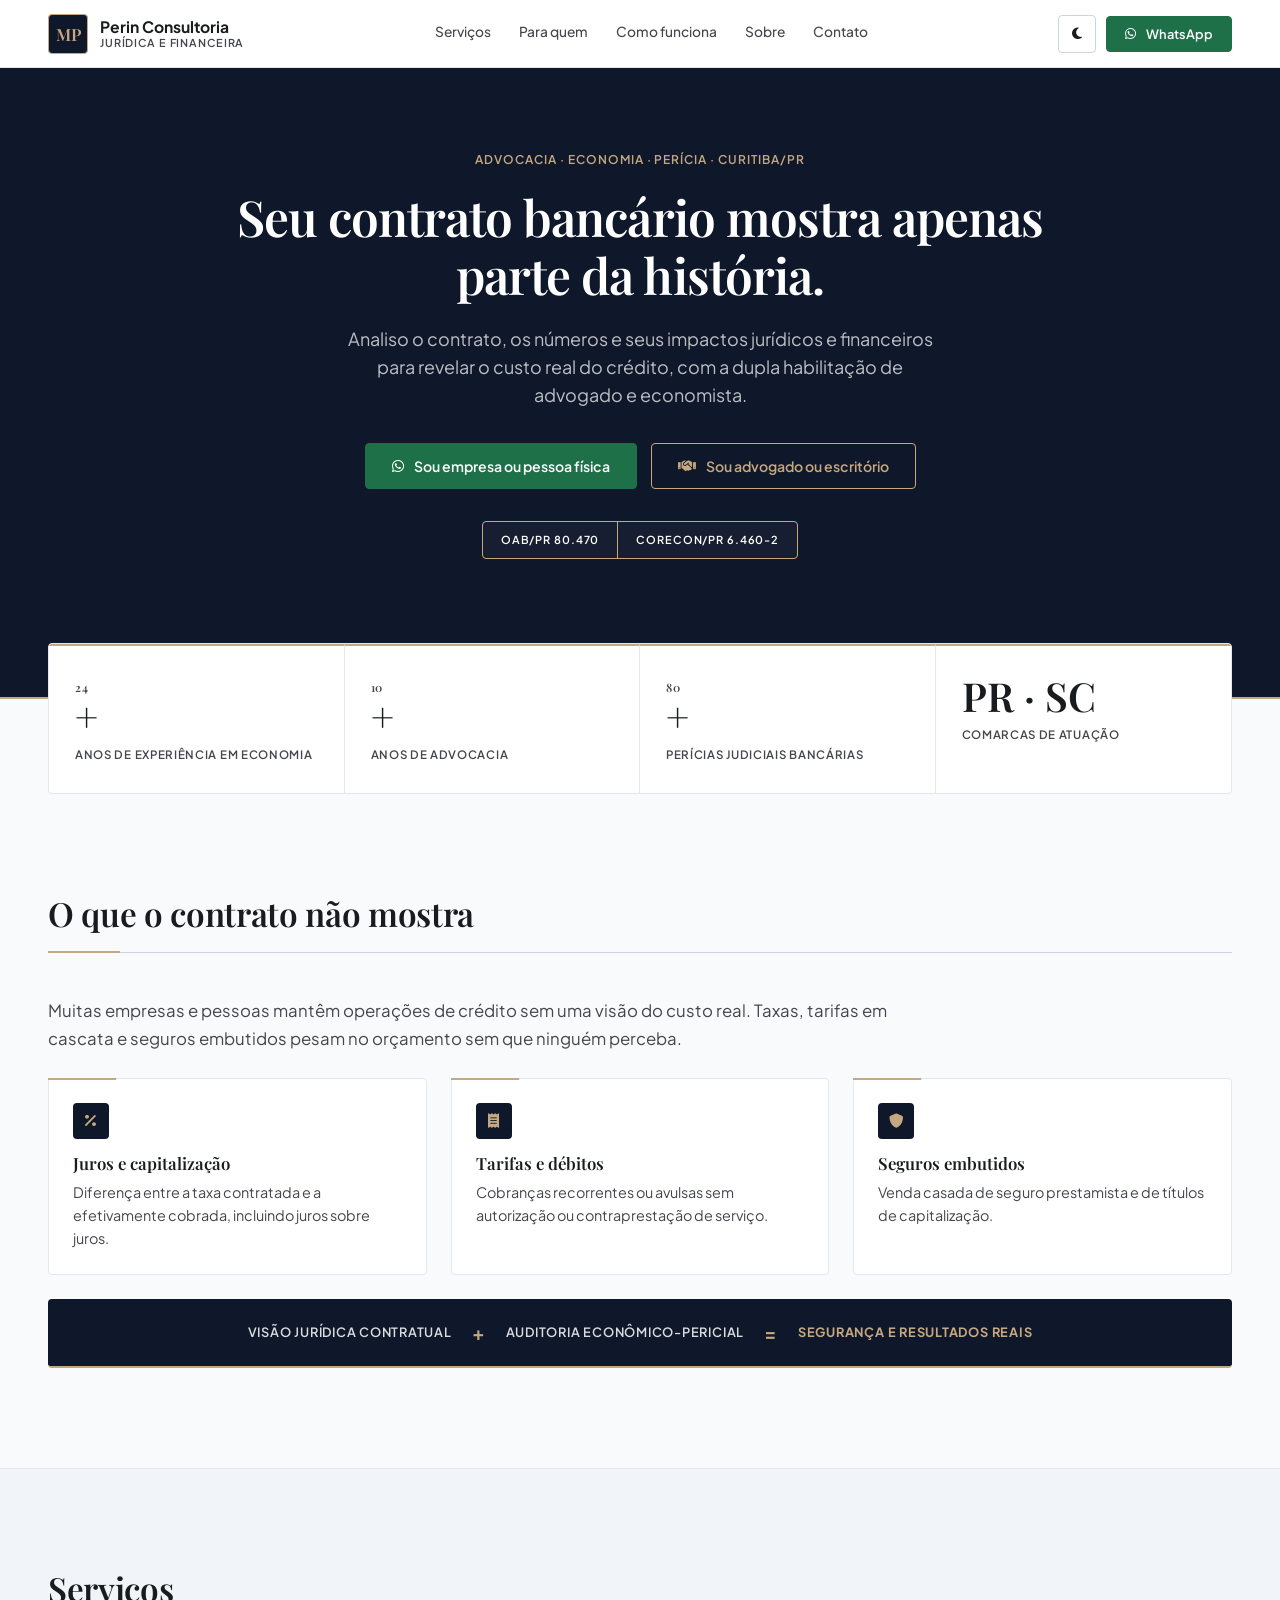
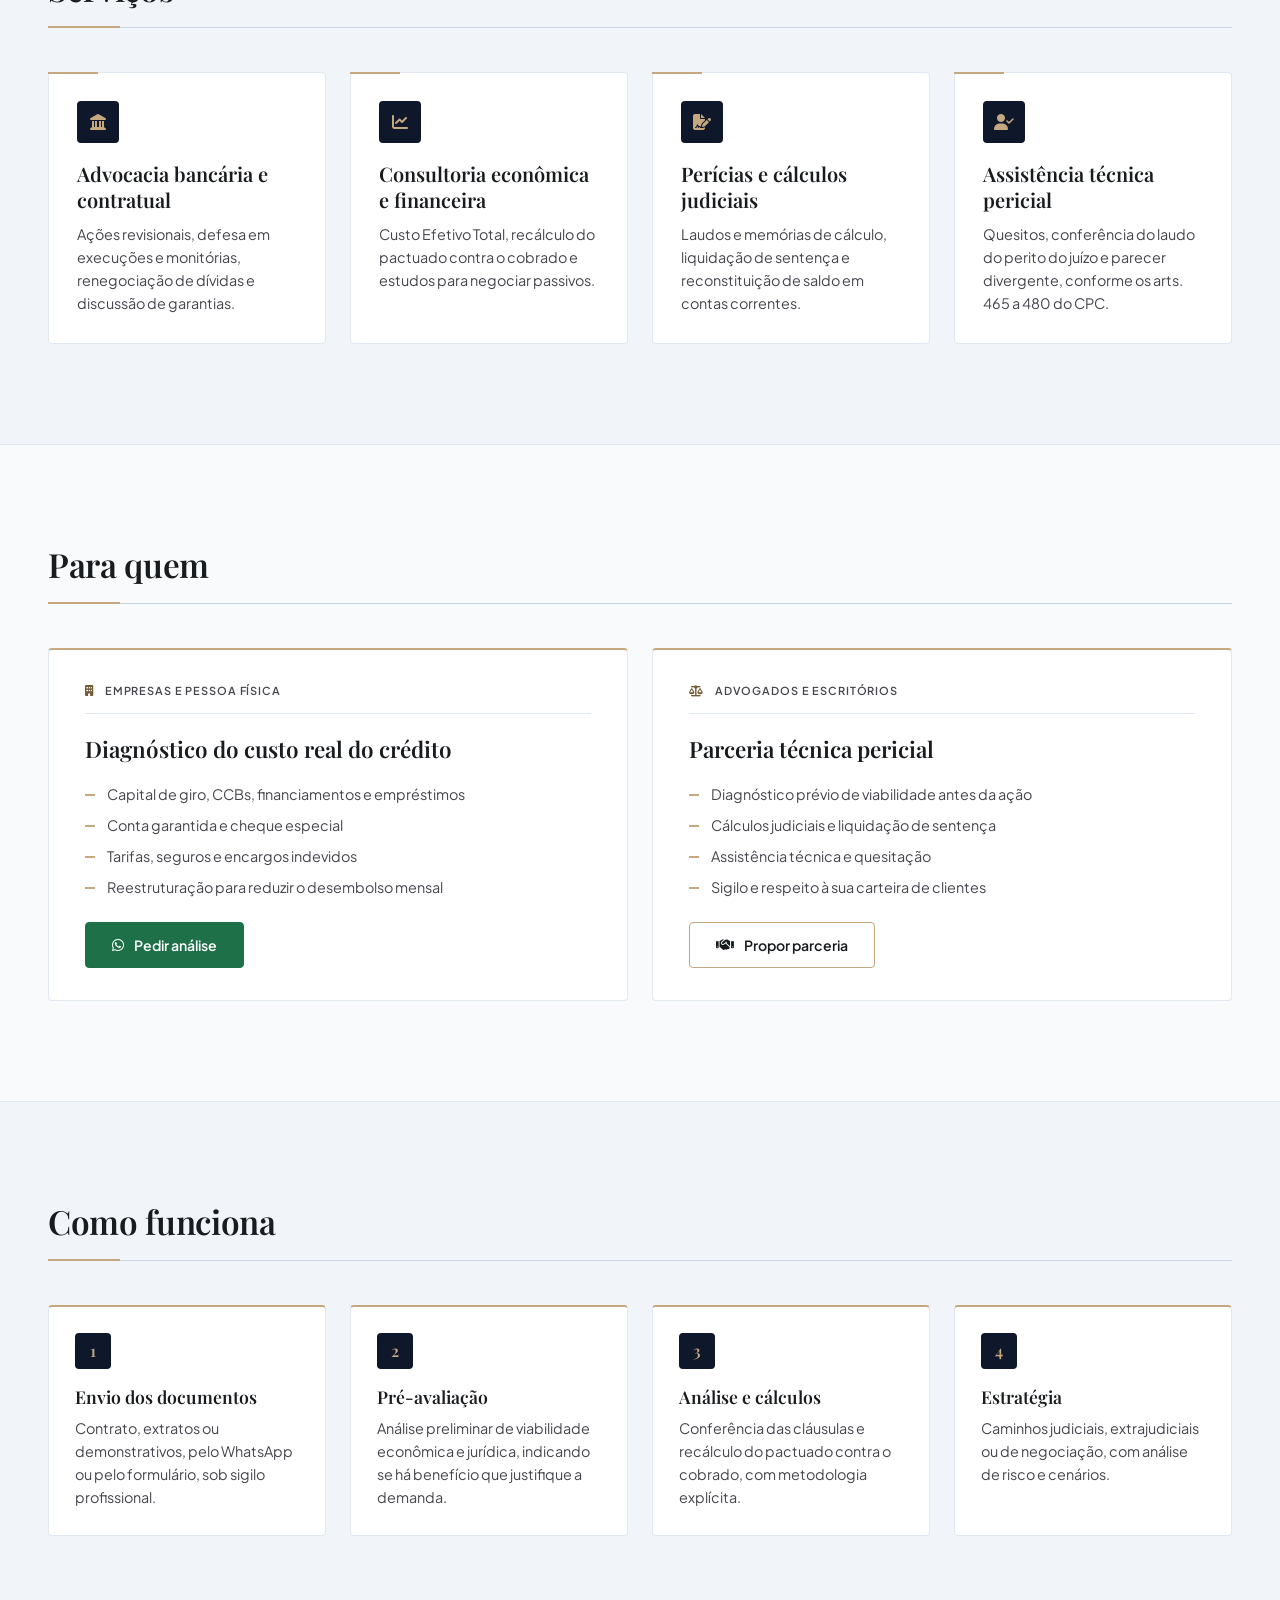
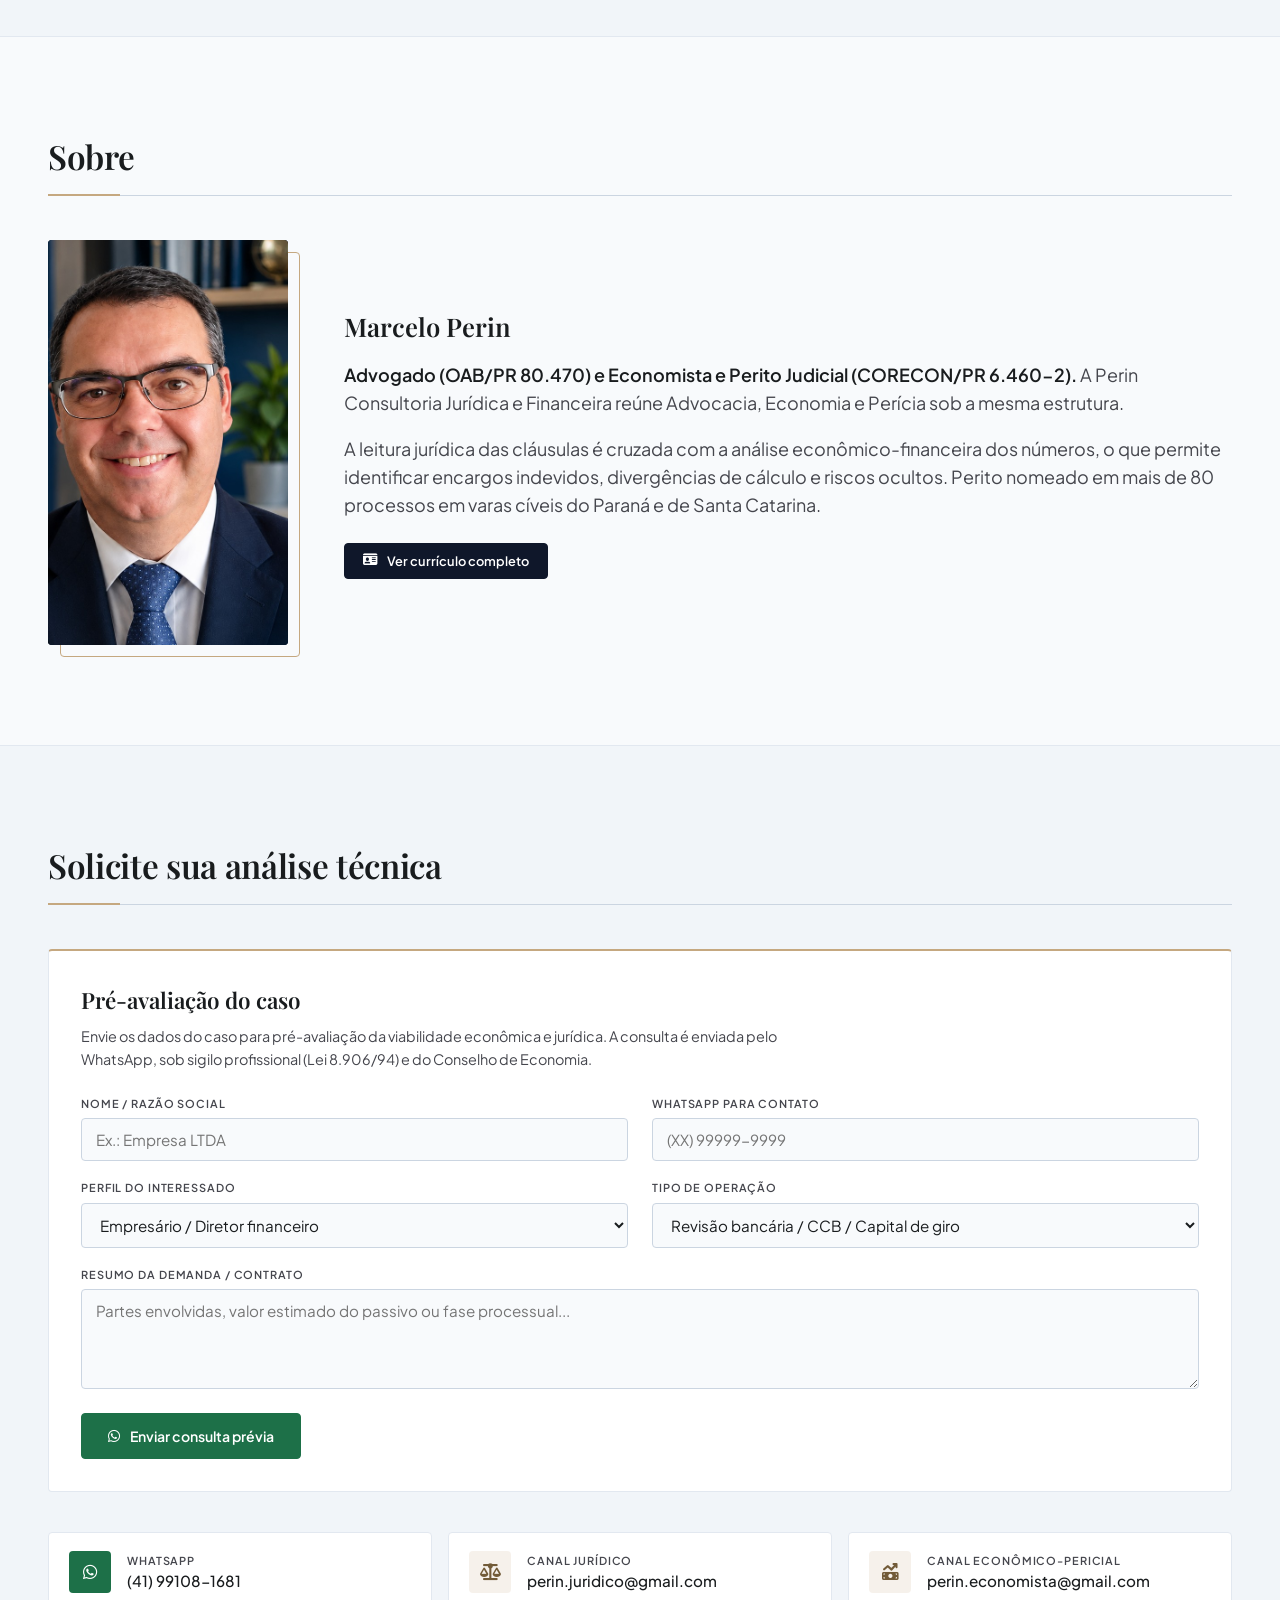
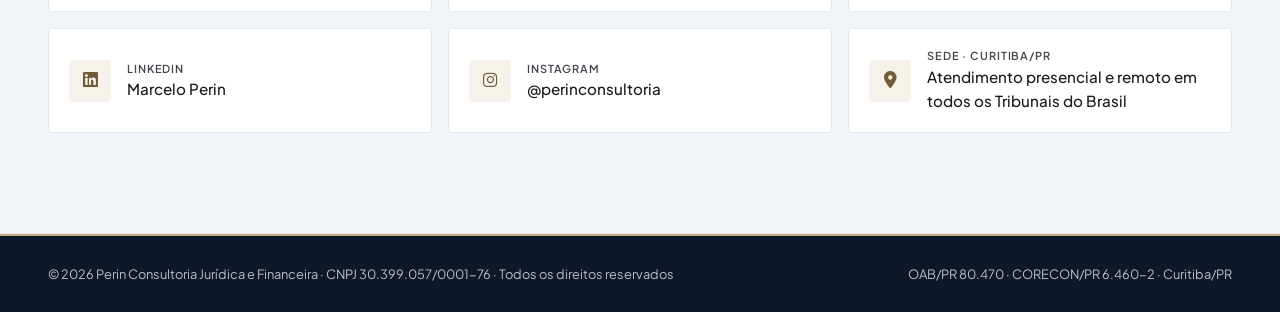
<file: index.html>
<!DOCTYPE html>
<html lang="pt-BR">
<head>
  <meta charset="UTF-8">
  <meta name="viewport" content="width=device-width, initial-scale=1.0">
  <title>Perin Consultoria | Revisão e Perícia Bancária</title>
  <meta name="description" content="Revisão de contratos bancários com análise jurídica e econômico-financeira. Advocacia, Economia e Perícia em Curitiba/PR, com atuação em todo o Brasil.">
  <link rel="preconnect" href="https://fonts.googleapis.com">
  <link rel="preconnect" href="https://fonts.gstatic.com" crossorigin>
  <link href="https://fonts.googleapis.com/css2?family=Plus+Jakarta+Sans:wght@400;500;600;700&family=Playfair+Display:wght@500;600;700&display=swap" rel="stylesheet">
  <link rel="stylesheet" href="https://cdnjs.cloudflare.com/ajax/libs/font-awesome/6.5.1/css/all.min.css">
  <link rel="stylesheet" href="style.css">
</head>
<body>

  <header class="topbar" id="nav">
    <div class="container topbar__inner">
      <a href="#inicio" class="brand">
        <span class="brand__mark">MP</span>
        <span class="brand__name">Perin Consultoria<small>Jurídica e Financeira</small></span>
      </a>
      <nav class="menu" aria-label="Seções">
        <a href="#servicos">Serviços</a>
        <a href="#publico">Para quem</a>
        <a href="#como-funciona">Como funciona</a>
        <a href="#sobre">Sobre</a>
        <a href="#contato">Contato</a>
      </nav>
      <div class="topbar__actions">
        <button class="icon-btn" id="themeToggle" aria-label="Alternar tema"><i class="fa-solid fa-moon"></i></button>
        <a class="btn btn--sm btn--wa" href="https://wa.me/5541991081681" target="_blank" rel="noopener"><i class="fa-brands fa-whatsapp"></i> WhatsApp</a>
      </div>
    </div>
  </header>

  <!-- HERO -->
  <section class="hero hero--lp" id="inicio">
    <div class="container">
      <div class="hero__text hero__text--center">
        <p class="eyebrow">Advocacia · Economia · Perícia · Curitiba/PR</p>
        <h1>Seu contrato bancário mostra apenas parte da história.</h1>
        <p class="hero__lead">Analiso o contrato, os números e seus impactos jurídicos e financeiros para revelar o custo real do crédito, com a dupla habilitação de advogado e economista.</p>
        <div class="hero__cta hero__cta--center">
          <a class="btn btn--wa" href="https://wa.me/5541991081681?text=Ol%C3%A1%2C%20gostaria%20de%20uma%20an%C3%A1lise%20t%C3%A9cnica%20do%20meu%20contrato%20banc%C3%A1rio." target="_blank" rel="noopener"><i class="fa-brands fa-whatsapp"></i> Sou empresa ou pessoa física</a>
          <a class="btn btn--ghost" href="https://wa.me/5541991081681?text=Ol%C3%A1%2C%20sou%20advogado%20e%20gostaria%20de%20conversar%20sobre%20parceria%20t%C3%A9cnica%20pericial." target="_blank" rel="noopener"><i class="fa-solid fa-handshake"></i> Sou advogado ou escritório</a>
        </div>
        <div class="badges">
          <span>OAB/PR 80.470</span>
          <span>CORECON/PR 6.460-2</span>
        </div>
      </div>
    </div>
  </section>

  <!-- INDICADORES -->
  <div class="container kpis-wrap">
    <div class="kpis">
      <div class="kpi"><strong><span class="count" data-to="24">24</span>+</strong><span>Anos de experiência em economia</span></div>
      <div class="kpi"><strong><span class="count" data-to="10">10</span>+</strong><span>Anos de advocacia</span></div>
      <div class="kpi"><strong><span class="count" data-to="80">80</span>+</strong><span>Perícias judiciais bancárias</span></div>
      <div class="kpi"><strong>PR · SC</strong><span>Comarcas de atuação</span></div>
    </div>
  </div>

  <main>
    <!-- PROBLEMA -->
    <section class="section" id="problema">
      <div class="container">
        <header class="section__head">
          <h2>O que o contrato não mostra</h2>
        </header>
        <p class="lead">Muitas empresas e pessoas mantêm operações de crédito sem uma visão do custo real. Taxas, tarifas em cascata e seguros embutidos pesam no orçamento sem que ninguém perceba.</p>
        <div class="cards cards--3">
          <article class="card card--mini"><i class="fa-solid fa-percent card__icon"></i><h3>Juros e capitalização</h3><p>Diferença entre a taxa contratada e a efetivamente cobrada, incluindo juros sobre juros.</p></article>
          <article class="card card--mini"><i class="fa-solid fa-receipt card__icon"></i><h3>Tarifas e débitos</h3><p>Cobranças recorrentes ou avulsas sem autorização ou contraprestação de serviço.</p></article>
          <article class="card card--mini"><i class="fa-solid fa-shield card__icon"></i><h3>Seguros embutidos</h3><p>Venda casada de seguro prestamista e de títulos de capitalização.</p></article>
        </div>
        <div class="equation">
          <span>Visão jurídica contratual</span><b>+</b><span>Auditoria econômico-pericial</span><b>=</b><strong>Segurança e resultados reais</strong>
        </div>
      </div>
    </section>

    <!-- SERVIÇOS -->
    <section class="section section--alt" id="servicos">
      <div class="container">
        <header class="section__head">
          <h2>Serviços</h2>
        </header>
        <div class="cards cards--4">
          <article class="card">
            <i class="fa-solid fa-landmark card__icon"></i>
            <h3>Advocacia bancária e contratual</h3>
            <p>Ações revisionais, defesa em execuções e monitórias, renegociação de dívidas e discussão de garantias.</p>
          </article>
          <article class="card">
            <i class="fa-solid fa-chart-line card__icon"></i>
            <h3>Consultoria econômica e financeira</h3>
            <p>Custo Efetivo Total, recálculo do pactuado contra o cobrado e estudos para negociar passivos.</p>
          </article>
          <article class="card">
            <i class="fa-solid fa-file-signature card__icon"></i>
            <h3>Perícias e cálculos judiciais</h3>
            <p>Laudos e memórias de cálculo, liquidação de sentença e reconstituição de saldo em contas correntes.</p>
          </article>
          <article class="card">
            <i class="fa-solid fa-user-check card__icon"></i>
            <h3>Assistência técnica pericial</h3>
            <p>Quesitos, conferência do laudo do perito do juízo e parecer divergente, conforme os arts. 465 a 480 do CPC.</p>
          </article>
        </div>
      </div>
    </section>

    <!-- PARA QUEM -->
    <section class="section" id="publico">
      <div class="container">
        <header class="section__head">
          <h2>Para quem</h2>
        </header>
        <div class="audience">
          <article class="audience__col">
            <span class="duo__label"><i class="fa-solid fa-building"></i> Empresas e pessoa física</span>
            <h3>Diagnóstico do custo real do crédito</h3>
            <ul class="checklist">
              <li>Capital de giro, CCBs, financiamentos e empréstimos</li>
              <li>Conta garantida e cheque especial</li>
              <li>Tarifas, seguros e encargos indevidos</li>
              <li>Reestruturação para reduzir o desembolso mensal</li>
            </ul>
            <a class="btn btn--wa" href="https://wa.me/5541991081681?text=Ol%C3%A1%2C%20gostaria%20de%20uma%20an%C3%A1lise%20t%C3%A9cnica%20do%20meu%20contrato%20banc%C3%A1rio." target="_blank" rel="noopener"><i class="fa-brands fa-whatsapp"></i> Pedir análise</a>
          </article>
          <article class="audience__col">
            <span class="duo__label"><i class="fa-solid fa-scale-balanced"></i> Advogados e escritórios</span>
            <h3>Parceria técnica pericial</h3>
            <ul class="checklist">
              <li>Diagnóstico prévio de viabilidade antes da ação</li>
              <li>Cálculos judiciais e liquidação de sentença</li>
              <li>Assistência técnica e quesitação</li>
              <li>Sigilo e respeito à sua carteira de clientes</li>
            </ul>
            <a class="btn btn--ghost btn--ghost-dark" href="https://wa.me/5541991081681?text=Ol%C3%A1%2C%20sou%20advogado%20e%20gostaria%20de%20conversar%20sobre%20parceria%20t%C3%A9cnica%20pericial." target="_blank" rel="noopener"><i class="fa-solid fa-handshake"></i> Propor parceria</a>
          </article>
        </div>
      </div>
    </section>

    <!-- COMO FUNCIONA -->
    <section class="section section--alt" id="como-funciona">
      <div class="container">
        <header class="section__head">
          <h2>Como funciona</h2>
        </header>
        <ol class="steps">
          <li class="step"><span class="step__n">1</span><h3>Envio dos documentos</h3><p>Contrato, extratos ou demonstrativos, pelo WhatsApp ou pelo formulário, sob sigilo profissional.</p></li>
          <li class="step"><span class="step__n">2</span><h3>Pré-avaliação</h3><p>Análise preliminar de viabilidade econômica e jurídica, indicando se há benefício que justifique a demanda.</p></li>
          <li class="step"><span class="step__n">3</span><h3>Análise e cálculos</h3><p>Conferência das cláusulas e recálculo do pactuado contra o cobrado, com metodologia explícita.</p></li>
          <li class="step"><span class="step__n">4</span><h3>Estratégia</h3><p>Caminhos judiciais, extrajudiciais ou de negociação, com análise de risco e cenários.</p></li>
        </ol>
      </div>
    </section>

    <!-- SOBRE -->
    <section class="section" id="sobre">
      <div class="container">
        <header class="section__head">
          <h2>Sobre</h2>
        </header>
        <div class="about">
          <div class="photo photo--sm">
            <img src="foto-perfil.jpg" alt="Foto de Marcelo Perin" onerror="this.style.display='none'">
            <i class="fa-solid fa-user"></i>
          </div>
          <div class="prose">
            <h3 class="about__name">Marcelo Perin</h3>
            <p><strong>Advogado (OAB/PR 80.470) e Economista e Perito Judicial (CORECON/PR 6.460-2).</strong> A Perin Consultoria Jurídica e Financeira reúne Advocacia, Economia e Perícia sob a mesma estrutura.</p>
            <p>A leitura jurídica das cláusulas é cruzada com a análise econômico-financeira dos números, o que permite identificar encargos indevidos, divergências de cálculo e riscos ocultos. Perito nomeado em mais de 80 processos em varas cíveis do Paraná e de Santa Catarina.</p>
            <div class="about__links">
              <a class="btn btn--sm" href="curriculo.html"><i class="fa-solid fa-id-card"></i> Ver currículo completo</a>
            </div>
          </div>
        </div>
      </div>
    </section>

    <!-- CONTATO -->
    <section class="section section--alt" id="contato">
      <div class="container">
        <header class="section__head">
          <h2>Solicite sua análise técnica</h2>
        </header>

        <form class="form" id="leadForm">
          <h3>Pré-avaliação do caso</h3>
          <p class="form__intro">Envie os dados do caso para pré-avaliação da viabilidade econômica e jurídica. A consulta é enviada pelo WhatsApp, sob sigilo profissional (Lei 8.906/94) e do Conselho de Economia.</p>
          <div class="form__grid">
            <label>Nome / Razão social<input name="nome" required placeholder="Ex.: Empresa LTDA"></label>
            <label>WhatsApp para contato<input name="fone" type="tel" required placeholder="(XX) 99999-9999"></label>
            <label>Perfil do interessado<select name="perfil"><option>Empresário / Diretor financeiro</option><option>Pessoa física</option><option>Advogado / Escritório</option><option>Outro</option></select></label>
            <label>Tipo de operação<select name="tipo"><option>Revisão bancária / CCB / Capital de giro</option><option>Conta garantida / Cheque especial</option><option>Perícia ou assistência técnica</option><option>Liquidação de sentença / Cálculos</option><option>Outro</option></select></label>
            <label class="form__full">Resumo da demanda / contrato<textarea name="resumo" rows="4" placeholder="Partes envolvidas, valor estimado do passivo ou fase processual..."></textarea></label>
          </div>
          <button class="btn btn--wa" type="submit"><i class="fa-brands fa-whatsapp"></i> Enviar consulta prévia</button>
        </form>

        <div class="contacts">
          <a href="https://wa.me/5541991081681" target="_blank" rel="noopener"><i class="fa-brands fa-whatsapp"></i><span><small>WhatsApp</small>(41) 99108-1681</span></a>
          <a href="mailto:perin.juridico@gmail.com"><i class="fa-solid fa-scale-balanced"></i><span><small>Canal jurídico</small>perin.juridico@gmail.com</span></a>
          <a href="mailto:perin.economista@gmail.com"><i class="fa-solid fa-money-bill-trend-up"></i><span><small>Canal econômico-pericial</small>perin.economista@gmail.com</span></a>
          <a href="https://www.linkedin.com/in/marcelo-perin-consultoria-jur%C3%ADdica-e-financeira-advogado-e-economista-695382261" target="_blank" rel="noopener"><i class="fa-brands fa-linkedin"></i><span><small>LinkedIn</small>Marcelo Perin</span></a>
          <a href="https://www.instagram.com/perinconsultoria/" target="_blank" rel="noopener"><i class="fa-brands fa-instagram"></i><span><small>Instagram</small>@perinconsultoria</span></a>
          <div class="contacts__item"><i class="fa-solid fa-location-dot"></i><span><small>Sede · Curitiba/PR</small>Atendimento presencial e remoto em todos os Tribunais do Brasil</span></div>
        </div>
      </div>
    </section>
  </main>

  <footer class="footer">
    <div class="container footer__inner">
      <span>© <span id="year"></span> Perin Consultoria Jurídica e Financeira · CNPJ 30.399.057/0001-76 · Todos os direitos reservados</span>
      <span>OAB/PR 80.470 · CORECON/PR 6.460-2 · Curitiba/PR</span>
    </div>
  </footer>

  <script src="script.js"></script>
</body>
</html>
</file>
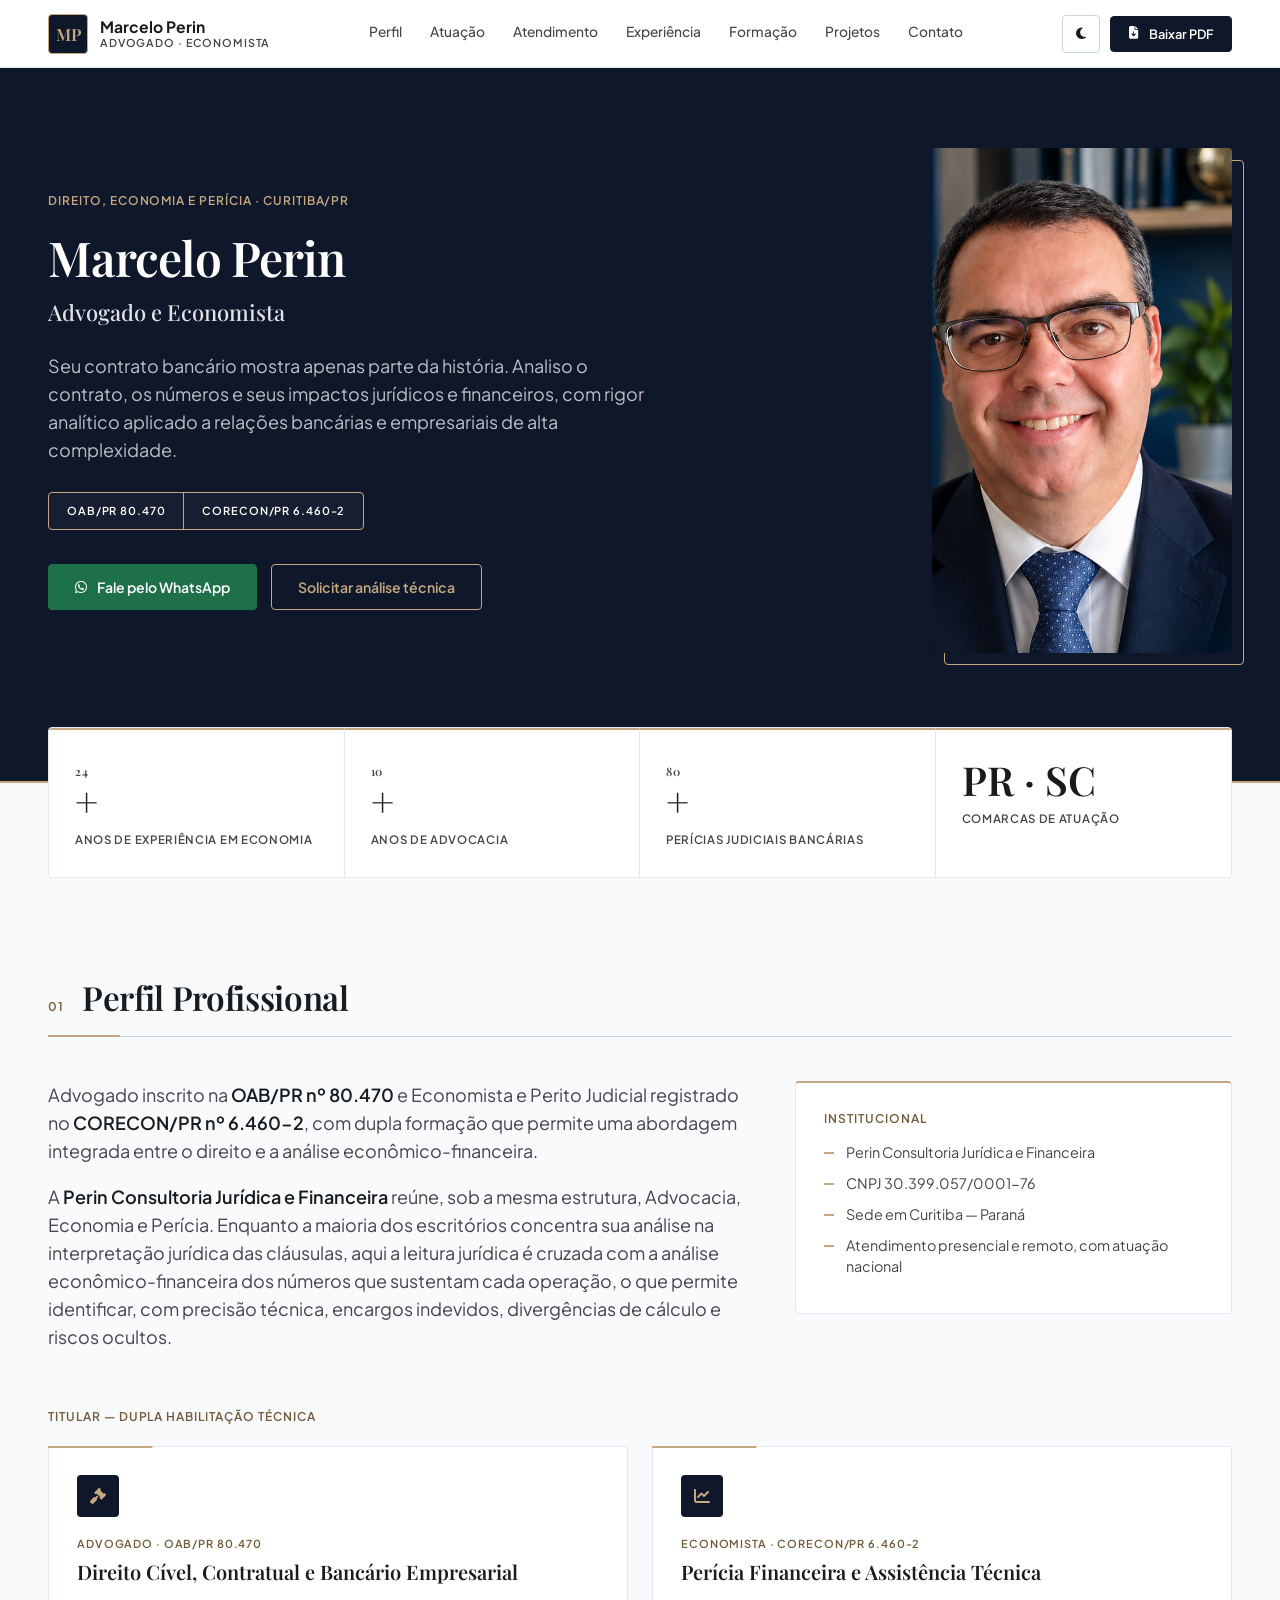
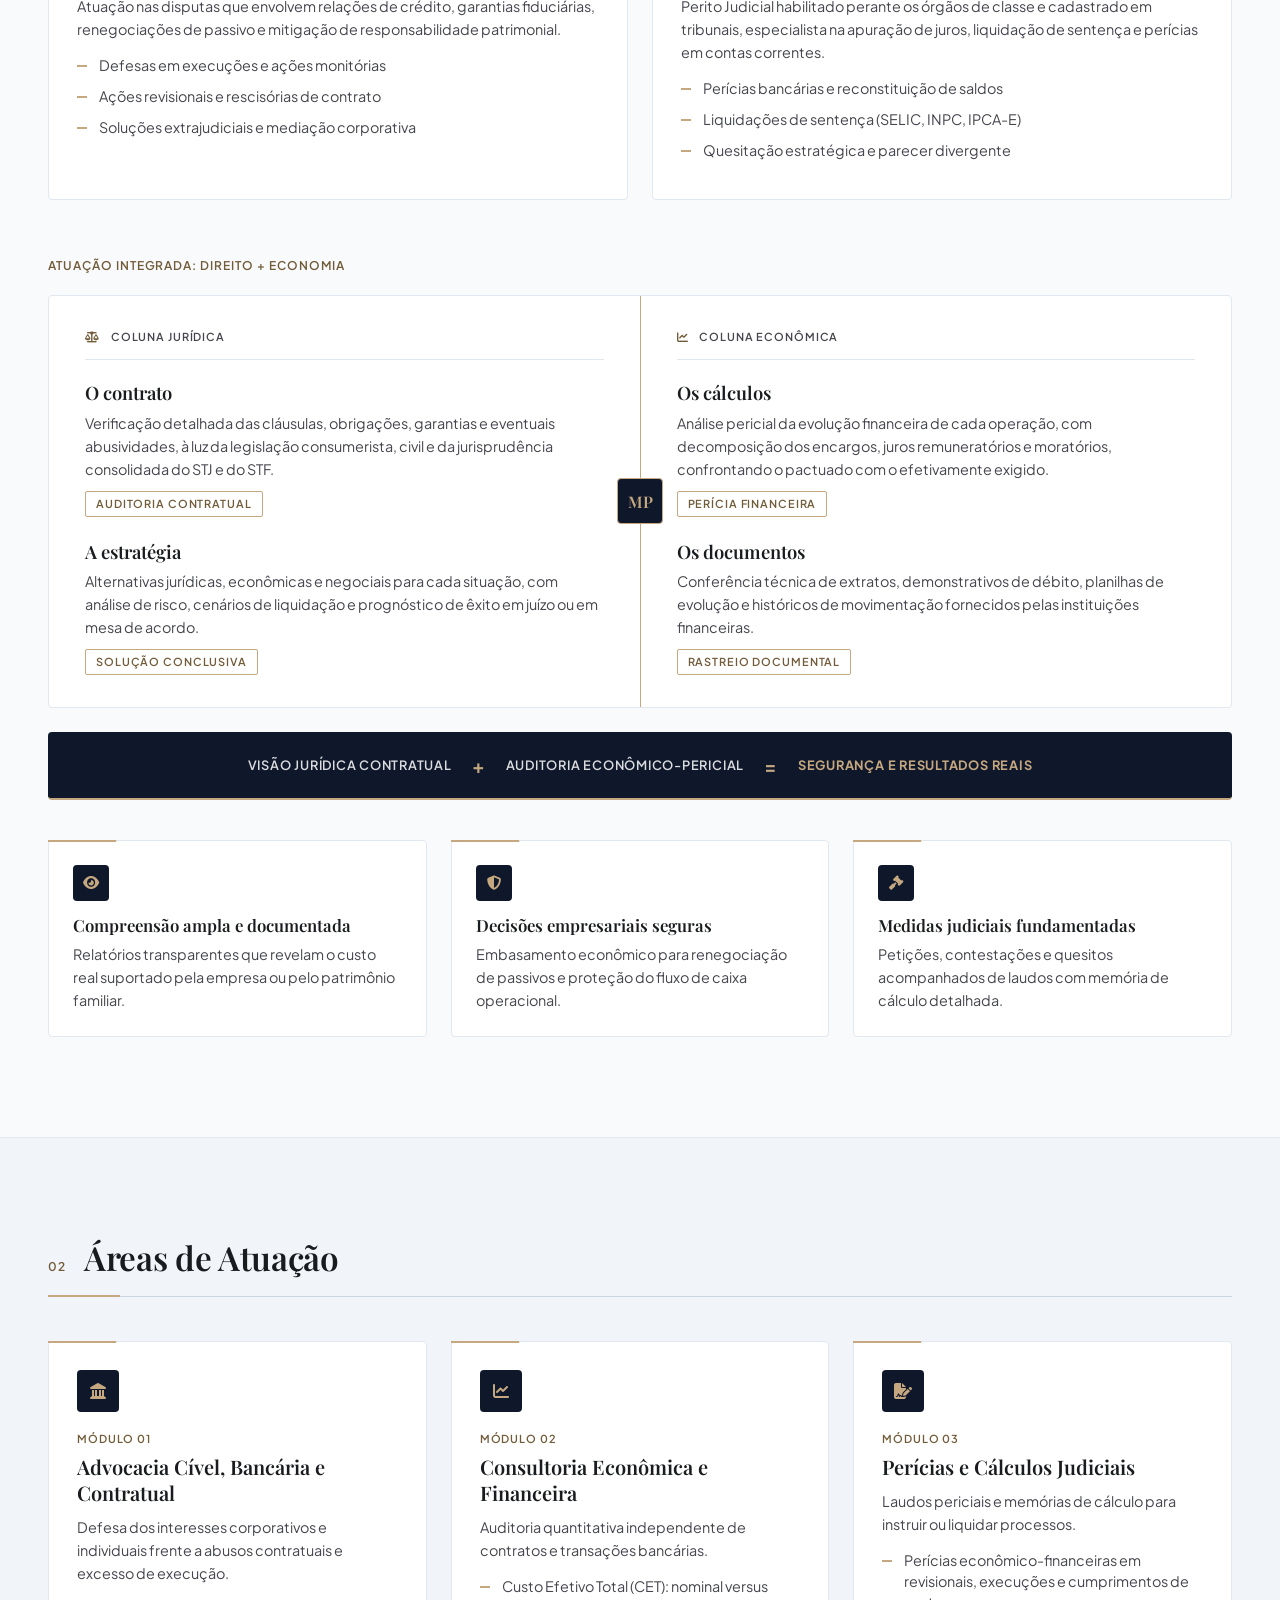
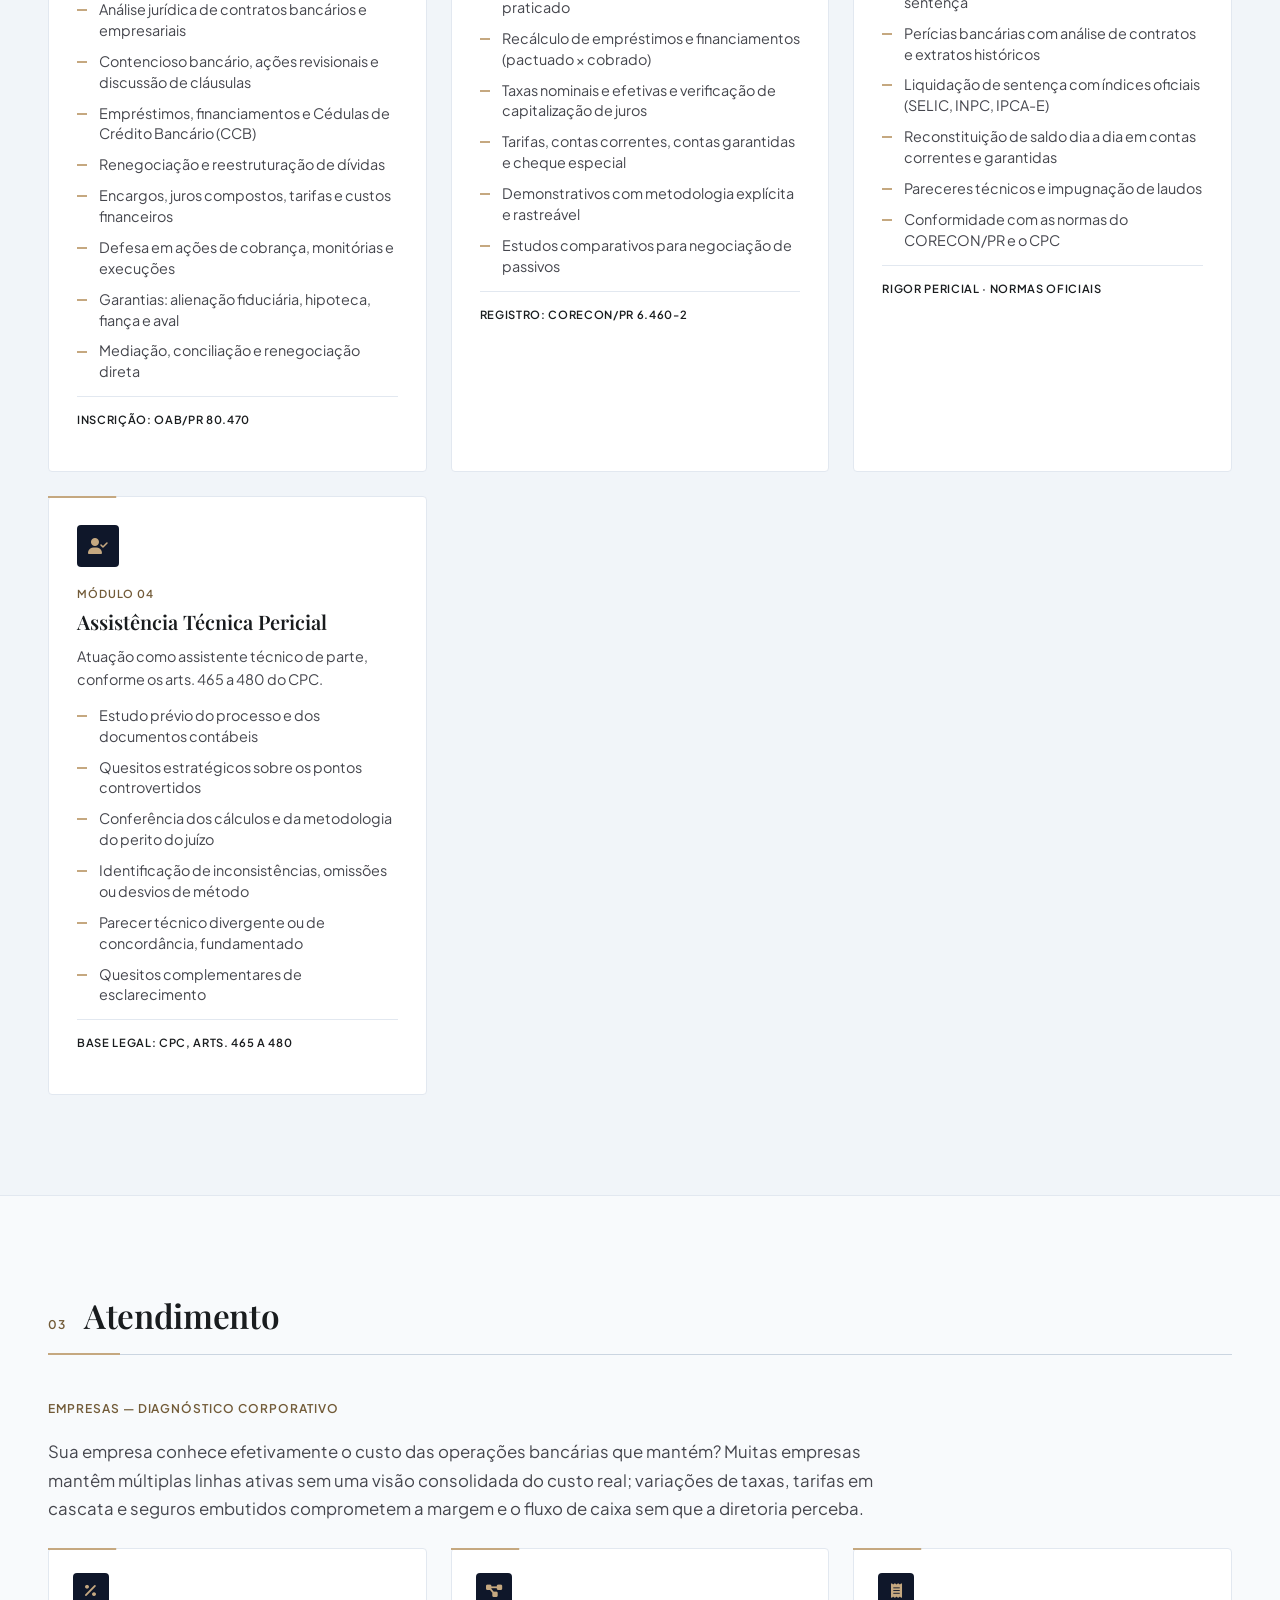
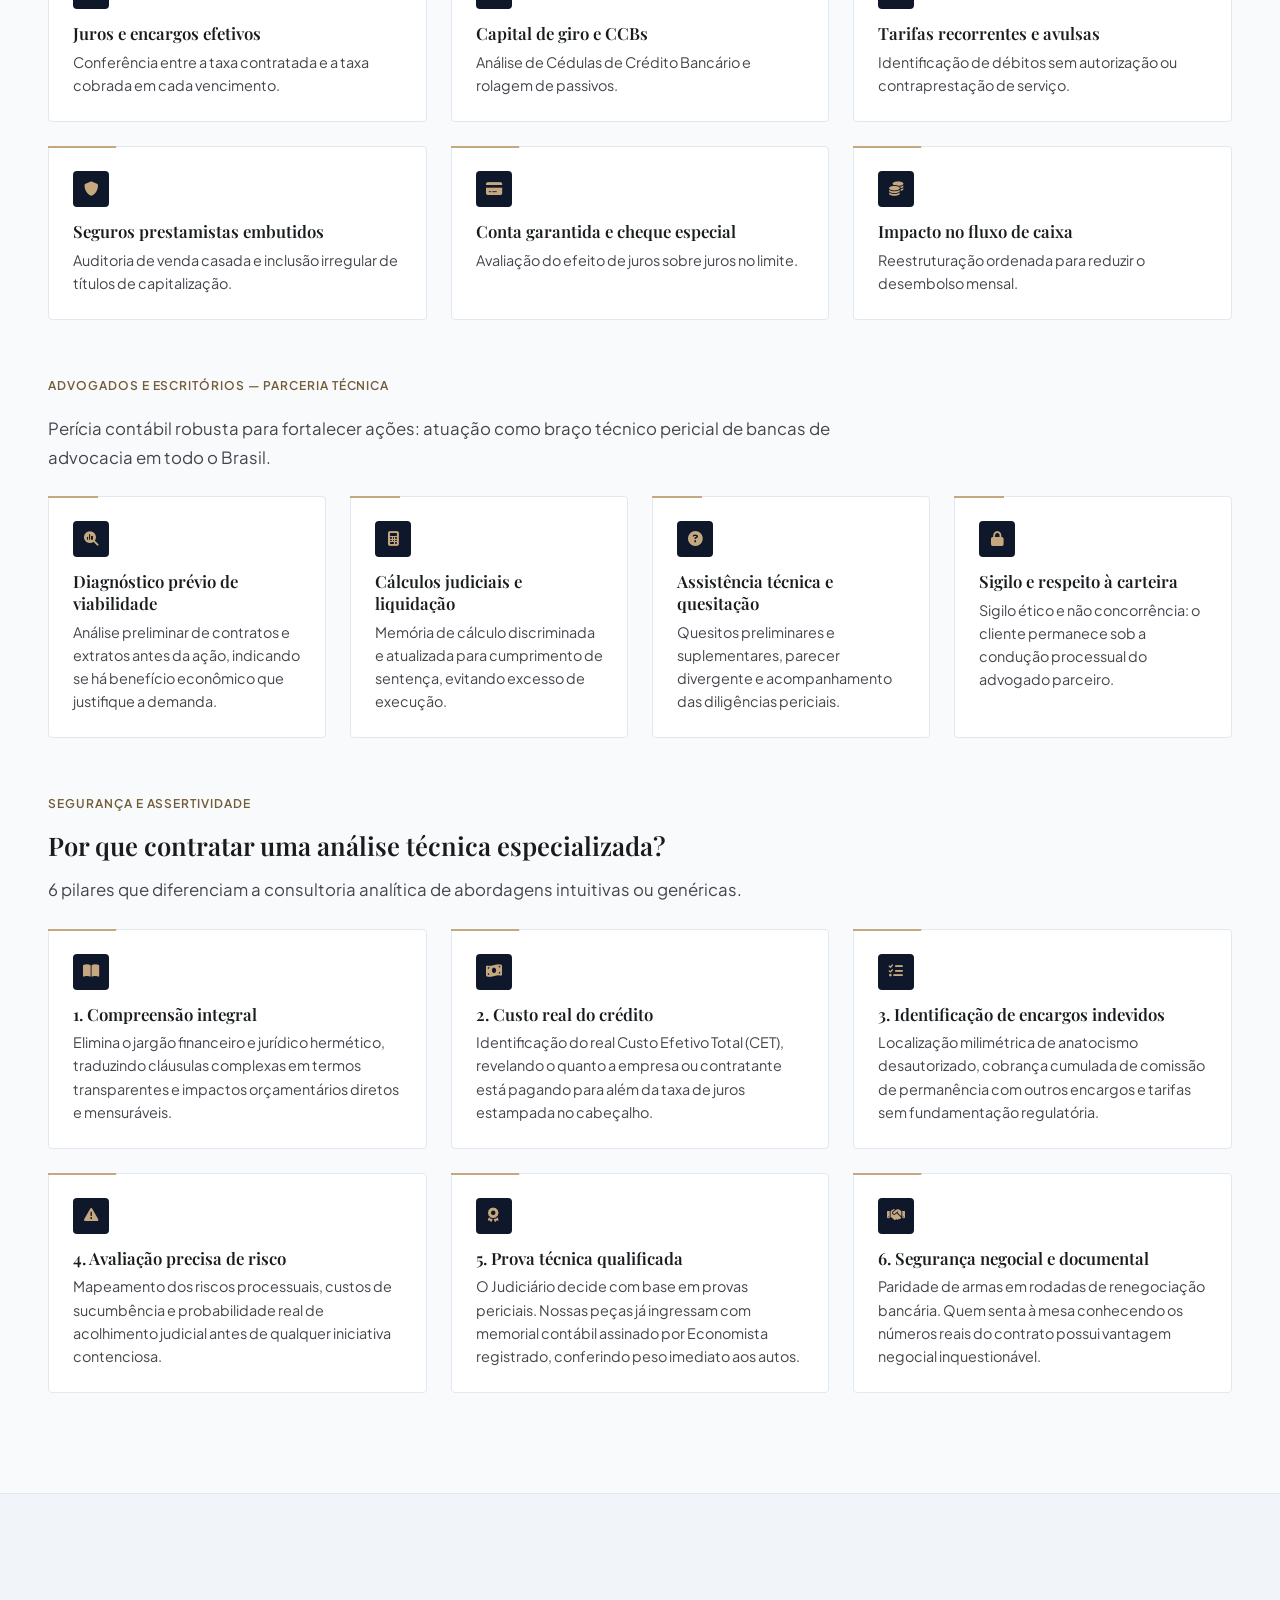
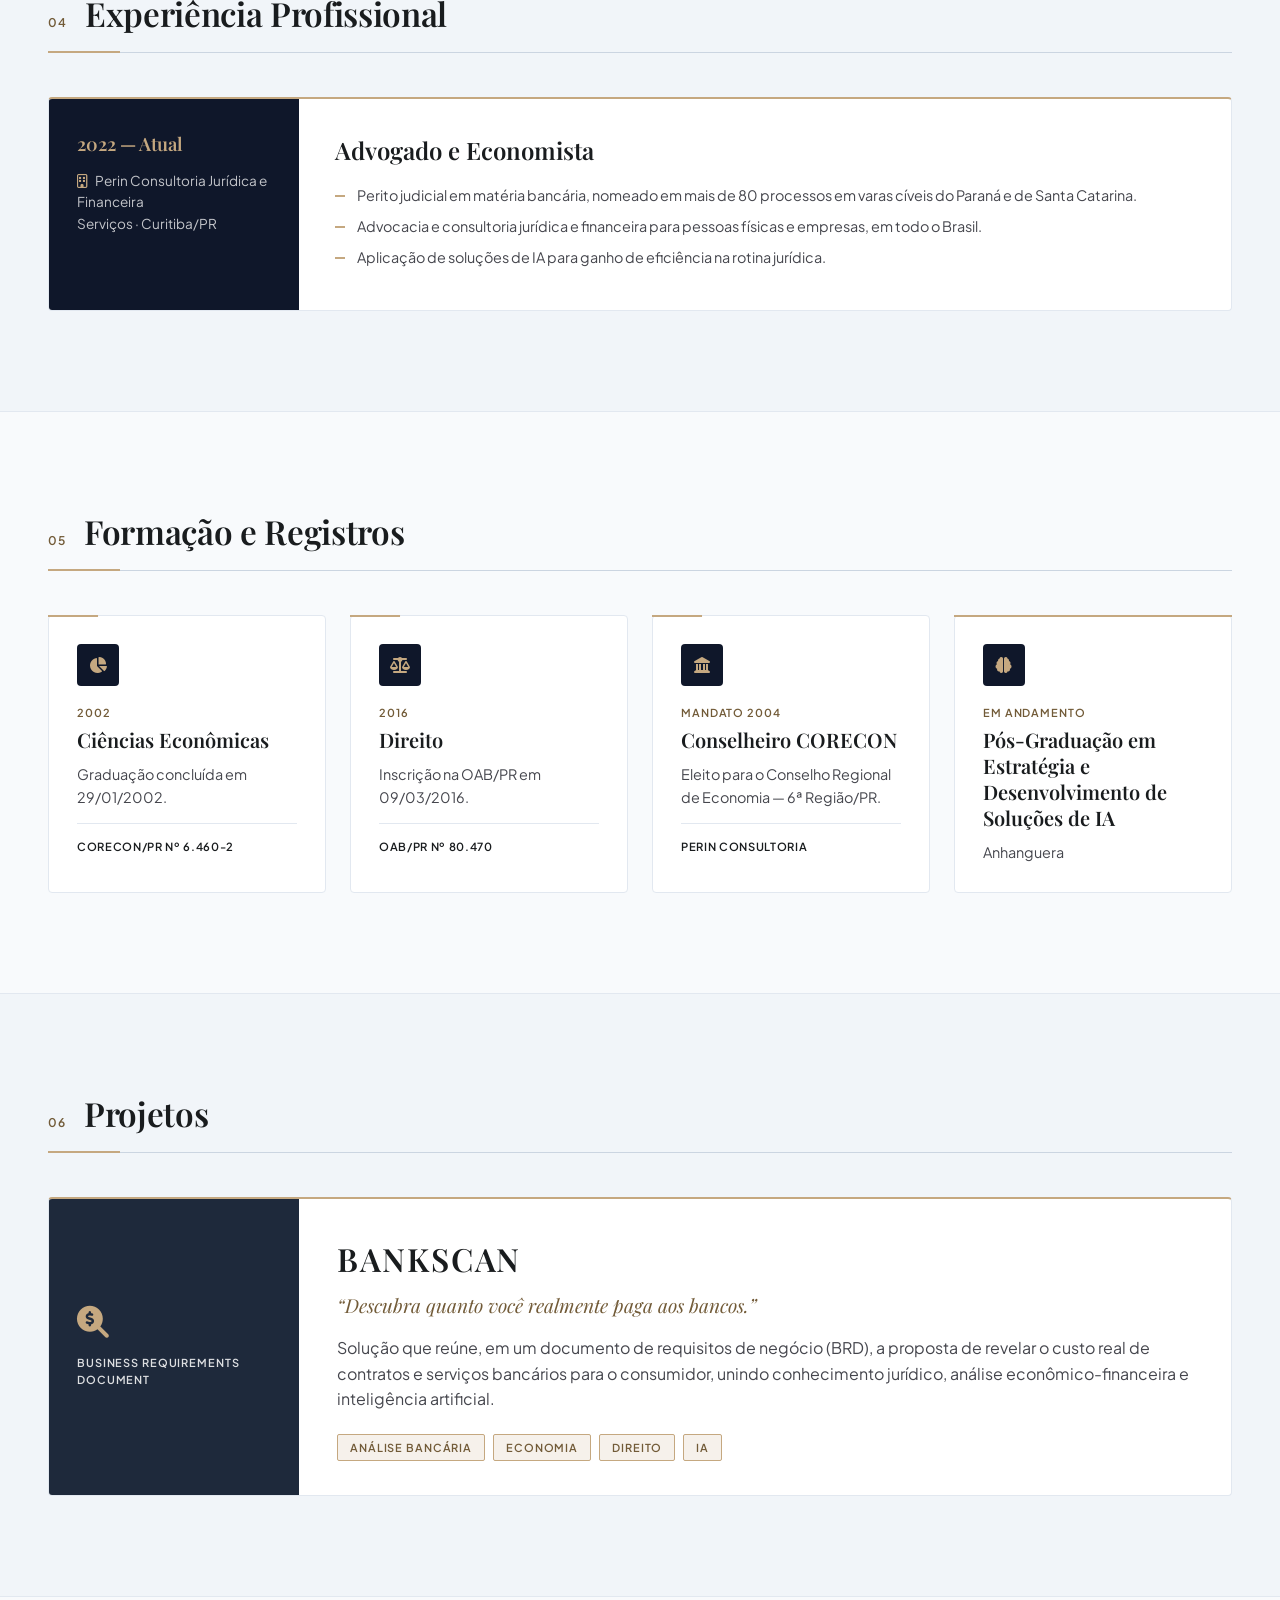
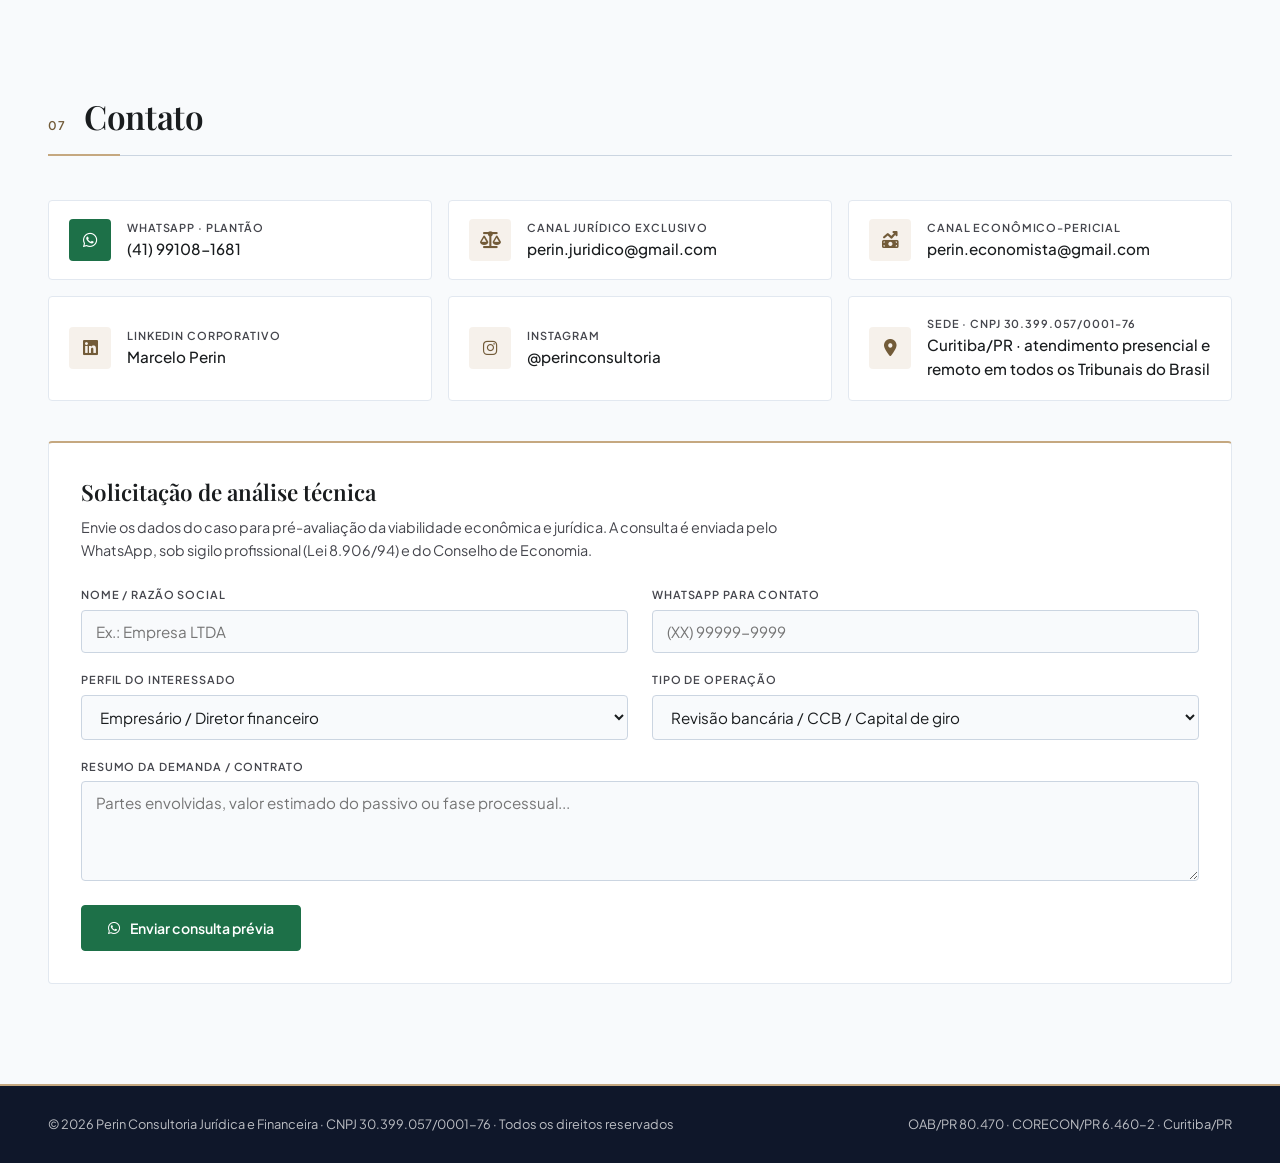
<file: curriculo.html>
<!DOCTYPE html>
<html lang="pt-BR">
<head>
  <meta charset="UTF-8">
  <meta name="viewport" content="width=device-width, initial-scale=1.0">
  <title>Currículo | Marcelo Perin</title>
  <meta name="description" content="Marcelo Perin, advogado e economista. Perícia bancária e consultoria jurídica e financeira em Curitiba/PR.">
  <link rel="preconnect" href="https://fonts.googleapis.com">
  <link rel="preconnect" href="https://fonts.gstatic.com" crossorigin>
  <link href="https://fonts.googleapis.com/css2?family=Plus+Jakarta+Sans:wght@400;500;600;700&family=Playfair+Display:wght@500;600;700&display=swap" rel="stylesheet">
  <link rel="stylesheet" href="https://cdnjs.cloudflare.com/ajax/libs/font-awesome/6.5.1/css/all.min.css">
  <link rel="stylesheet" href="style.css">
</head>
<body>

  <header class="topbar" id="nav">
    <div class="container topbar__inner">
      <a href="index.html" class="brand">
        <span class="brand__mark">MP</span>
        <span class="brand__name">Marcelo Perin<small>Advogado · Economista</small></span>
      </a>
      <nav class="menu" aria-label="Seções">
        <a href="#perfil">Perfil</a>
        <a href="#atuacao">Atuação</a>
        <a href="#atendimento">Atendimento</a>
        <a href="#experiencia">Experiência</a>
        <a href="#formacao">Formação</a>
        <a href="#projetos">Projetos</a>
        <a href="#contato">Contato</a>
      </nav>
      <div class="topbar__actions">
        <button class="icon-btn" id="themeToggle" aria-label="Alternar tema"><i class="fa-solid fa-moon"></i></button>
        <button class="btn btn--sm" onclick="window.print()"><i class="fa-solid fa-file-arrow-down"></i> Baixar PDF</button>
      </div>
    </div>
  </header>

  <!-- HERO -->
  <section class="hero" id="inicio">
    <div class="container hero__inner">
      <div class="hero__text">
        <p class="eyebrow">Direito, Economia e Perícia · Curitiba/PR</p>
        <h1>Marcelo Perin </h1>
        <p class="hero__role">Advogado e Economista</p>
        <p class="hero__lead">Seu contrato bancário mostra apenas parte da história. Analiso o contrato, os números e seus impactos jurídicos e financeiros, com rigor analítico aplicado a relações bancárias e empresariais de alta complexidade.</p>
        <div class="badges">
          <span>OAB/PR 80.470</span>
          <span>CORECON/PR 6.460-2</span>
        </div>
        <div class="hero__cta">
          <a class="btn btn--wa" href="https://wa.me/5541991081681" target="_blank" rel="noopener"><i class="fa-brands fa-whatsapp"></i> Fale pelo WhatsApp</a>
          <a class="btn btn--ghost" href="#contato">Solicitar análise técnica</a>
        </div>
      </div>
      <div class="hero__photo">
        <div class="photo">
          <img src="foto-perfil.jpg" alt="Foto de Marcelo Perin" onerror="this.style.display='none'">
          <i class="fa-solid fa-user"></i>
        </div>
      </div>
    </div>
  </section>

  <!-- INDICADORES -->
  <div class="container kpis-wrap">
    <div class="kpis">
      <div class="kpi"><strong><span class="count" data-to="24">24</span>+</strong><span>Anos de experiência em economia</span></div>
      <div class="kpi"><strong><span class="count" data-to="10">10</span>+</strong><span>Anos de advocacia</span></div>
      <div class="kpi"><strong><span class="count" data-to="80">80</span>+</strong><span>Perícias judiciais bancárias</span></div>
      <div class="kpi"><strong>PR · SC</strong><span>Comarcas de atuação</span></div>
    </div>
  </div>

  <main>
    <!-- PERFIL -->
    <section class="section" id="perfil">
      <div class="container">
        <header class="section__head">
          <span class="section__num">01</span>
          <h2>Perfil Profissional</h2>
        </header>
        <div class="split">
          <div class="prose">
            <p>Advogado inscrito na <strong>OAB/PR nº 80.470</strong> e Economista e Perito Judicial registrado no <strong>CORECON/PR nº 6.460-2</strong>, com dupla formação que permite uma abordagem integrada entre o direito e a análise econômico-financeira.</p>
            <p>A <strong>Perin Consultoria Jurídica e Financeira</strong> reúne, sob a mesma estrutura, Advocacia, Economia e Perícia. Enquanto a maioria dos escritórios concentra sua análise na interpretação jurídica das cláusulas, aqui a leitura jurídica é cruzada com a análise econômico-financeira dos números que sustentam cada operação, o que permite identificar, com precisão técnica, encargos indevidos, divergências de cálculo e riscos ocultos.</p>
          </div>
          <aside class="panel">
            <h3>Institucional</h3>
            <ul class="checklist">
              <li>Perin Consultoria Jurídica e Financeira</li>
              <li>CNPJ 30.399.057/0001-76</li>
              <li>Sede em Curitiba — Paraná</li>
              <li>Atendimento presencial e remoto, com atuação nacional</li>
            </ul>
          </aside>
        </div>

        <h3 class="subhead">Titular — dupla habilitação técnica</h3>
        <div class="areas">
          <article class="card">
            <i class="fa-solid fa-gavel card__icon"></i>
            <span class="card__year">Advogado · OAB/PR 80.470</span>
            <h3>Direito Cível, Contratual e Bancário Empresarial</h3>
            <p>Atuação nas disputas que envolvem relações de crédito, garantias fiduciárias, renegociações de passivo e mitigação de responsabilidade patrimonial.</p>
            <ul class="checklist">
              <li>Defesas em execuções e ações monitórias</li>
              <li>Ações revisionais e rescisórias de contrato</li>
              <li>Soluções extrajudiciais e mediação corporativa</li>
            </ul>
          </article>
          <article class="card">
            <i class="fa-solid fa-chart-line card__icon"></i>
            <span class="card__year">Economista · CORECON/PR 6.460-2</span>
            <h3>Perícia Financeira e Assistência Técnica</h3>
            <p>Perito Judicial habilitado perante os órgãos de classe e cadastrado em tribunais, especialista na apuração de juros, liquidação de sentença e perícias em contas correntes.</p>
            <ul class="checklist">
              <li>Perícias bancárias e reconstituição de saldos</li>
              <li>Liquidações de sentença (SELIC, INPC, IPCA-E)</li>
              <li>Quesitação estratégica e parecer divergente</li>
            </ul>
          </article>
        </div>

        <h3 class="subhead">Atuação integrada: Direito + Economia</h3>
        <div class="duo">
          <div class="duo__col">
            <span class="duo__label"><i class="fa-solid fa-scale-balanced"></i> Coluna jurídica</span>
            <div class="duo__item"><h4>O contrato</h4><p>Verificação detalhada das cláusulas, obrigações, garantias e eventuais abusividades, à luz da legislação consumerista, civil e da jurisprudência consolidada do STJ e do STF.</p><span class="duo__tag">Auditoria contratual</span></div>
            <div class="duo__item"><h4>A estratégia</h4><p>Alternativas jurídicas, econômicas e negociais para cada situação, com análise de risco, cenários de liquidação e prognóstico de êxito em juízo ou em mesa de acordo.</p><span class="duo__tag">Solução conclusiva</span></div>
          </div>
          <div class="duo__mid" aria-hidden="true"><span>MP</span></div>
          <div class="duo__col">
            <span class="duo__label"><i class="fa-solid fa-chart-line"></i> Coluna econômica</span>
            <div class="duo__item"><h4>Os cálculos</h4><p>Análise pericial da evolução financeira de cada operação, com decomposição dos encargos, juros remuneratórios e moratórios, confrontando o pactuado com o efetivamente exigido.</p><span class="duo__tag">Perícia financeira</span></div>
            <div class="duo__item"><h4>Os documentos</h4><p>Conferência técnica de extratos, demonstrativos de débito, planilhas de evolução e históricos de movimentação fornecidos pelas instituições financeiras.</p><span class="duo__tag">Rastreio documental</span></div>
          </div>
        </div>
        <div class="equation">
          <span>Visão jurídica contratual</span><b>+</b><span>Auditoria econômico-pericial</span><b>=</b><strong>Segurança e resultados reais</strong>
        </div>

        <div class="cards cards--3">
          <article class="card card--mini"><i class="fa-solid fa-eye card__icon"></i><h3>Compreensão ampla e documentada</h3><p>Relatórios transparentes que revelam o custo real suportado pela empresa ou pelo patrimônio familiar.</p></article>
          <article class="card card--mini"><i class="fa-solid fa-shield-halved card__icon"></i><h3>Decisões empresariais seguras</h3><p>Embasamento econômico para renegociação de passivos e proteção do fluxo de caixa operacional.</p></article>
          <article class="card card--mini"><i class="fa-solid fa-gavel card__icon"></i><h3>Medidas judiciais fundamentadas</h3><p>Petições, contestações e quesitos acompanhados de laudos com memória de cálculo detalhada.</p></article>
        </div>
      </div>
    </section>

    <!-- ATUAÇÃO -->
    <section class="section section--alt" id="atuacao">
      <div class="container">
        <header class="section__head">
          <span class="section__num">02</span>
          <h2>Áreas de Atuação</h2>
        </header>
        <div class="areas">
          <article class="card">
            <i class="fa-solid fa-landmark card__icon"></i>
            <span class="card__year">Módulo 01</span>
            <h3>Advocacia Cível, Bancária e Contratual</h3>
            <p>Defesa dos interesses corporativos e individuais frente a abusos contratuais e excesso de execução.</p>
            <ul class="checklist">
              <li>Análise jurídica de contratos bancários e empresariais</li>
              <li>Contencioso bancário, ações revisionais e discussão de cláusulas</li>
              <li>Empréstimos, financiamentos e Cédulas de Crédito Bancário (CCB)</li>
              <li>Renegociação e reestruturação de dívidas</li>
              <li>Encargos, juros compostos, tarifas e custos financeiros</li>
              <li>Defesa em ações de cobrança, monitórias e execuções</li>
              <li>Garantias: alienação fiduciária, hipoteca, fiança e aval</li>
              <li>Mediação, conciliação e renegociação direta</li>
            </ul>
            <p class="card__reg">Inscrição: OAB/PR 80.470</p>
          </article>
          <article class="card">
            <i class="fa-solid fa-chart-line card__icon"></i>
            <span class="card__year">Módulo 02</span>
            <h3>Consultoria Econômica e Financeira</h3>
            <p>Auditoria quantitativa independente de contratos e transações bancárias.</p>
            <ul class="checklist">
              <li>Custo Efetivo Total (CET): nominal versus praticado</li>
              <li>Recálculo de empréstimos e financiamentos (pactuado × cobrado)</li>
              <li>Taxas nominais e efetivas e verificação de capitalização de juros</li>
              <li>Tarifas, contas correntes, contas garantidas e cheque especial</li>
              <li>Demonstrativos com metodologia explícita e rastreável</li>
              <li>Estudos comparativos para negociação de passivos</li>
            </ul>
            <p class="card__reg">Registro: CORECON/PR 6.460-2</p>
          </article>
          <article class="card">
            <i class="fa-solid fa-file-signature card__icon"></i>
            <span class="card__year">Módulo 03</span>
            <h3>Perícias e Cálculos Judiciais</h3>
            <p>Laudos periciais e memórias de cálculo para instruir ou liquidar processos.</p>
            <ul class="checklist">
              <li>Perícias econômico-financeiras em revisionais, execuções e cumprimentos de sentença</li>
              <li>Perícias bancárias com análise de contratos e extratos históricos</li>
              <li>Liquidação de sentença com índices oficiais (SELIC, INPC, IPCA-E)</li>
              <li>Reconstituição de saldo dia a dia em contas correntes e garantidas</li>
              <li>Pareceres técnicos e impugnação de laudos</li>
              <li>Conformidade com as normas do CORECON/PR e o CPC</li>
            </ul>
            <p class="card__reg">Rigor pericial · normas oficiais</p>
          </article>
          <article class="card">
            <i class="fa-solid fa-user-check card__icon"></i>
            <span class="card__year">Módulo 04</span>
            <h3>Assistência Técnica Pericial</h3>
            <p>Atuação como assistente técnico de parte, conforme os arts. 465 a 480 do CPC.</p>
            <ul class="checklist">
              <li>Estudo prévio do processo e dos documentos contábeis</li>
              <li>Quesitos estratégicos sobre os pontos controvertidos</li>
              <li>Conferência dos cálculos e da metodologia do perito do juízo</li>
              <li>Identificação de inconsistências, omissões ou desvios de método</li>
              <li>Parecer técnico divergente ou de concordância, fundamentado</li>
              <li>Quesitos complementares de esclarecimento</li>
            </ul>
            <p class="card__reg">Base legal: CPC, arts. 465 a 480</p>
          </article>
        </div>
      </div>
    </section>

    <!-- ATENDIMENTO -->
    <section class="section" id="atendimento">
      <div class="container">
        <header class="section__head">
          <span class="section__num">03</span>
          <h2>Atendimento</h2>
        </header>

        <h3 class="subhead subhead--first">Empresas — diagnóstico corporativo</h3>
        <p class="lead">Sua empresa conhece efetivamente o custo das operações bancárias que mantém? Muitas empresas mantêm múltiplas linhas ativas sem uma visão consolidada do custo real; variações de taxas, tarifas em cascata e seguros embutidos comprometem a margem e o fluxo de caixa sem que a diretoria perceba.</p>
        <div class="cards cards--3">
          <article class="card card--mini"><i class="fa-solid fa-percent card__icon"></i><h3>Juros e encargos efetivos</h3><p>Conferência entre a taxa contratada e a taxa cobrada em cada vencimento.</p></article>
          <article class="card card--mini"><i class="fa-solid fa-diagram-project card__icon"></i><h3>Capital de giro e CCBs</h3><p>Análise de Cédulas de Crédito Bancário e rolagem de passivos.</p></article>
          <article class="card card--mini"><i class="fa-solid fa-receipt card__icon"></i><h3>Tarifas recorrentes e avulsas</h3><p>Identificação de débitos sem autorização ou contraprestação de serviço.</p></article>
          <article class="card card--mini"><i class="fa-solid fa-shield card__icon"></i><h3>Seguros prestamistas embutidos</h3><p>Auditoria de venda casada e inclusão irregular de títulos de capitalização.</p></article>
          <article class="card card--mini"><i class="fa-solid fa-credit-card card__icon"></i><h3>Conta garantida e cheque especial</h3><p>Avaliação do efeito de juros sobre juros no limite.</p></article>
          <article class="card card--mini"><i class="fa-solid fa-coins card__icon"></i><h3>Impacto no fluxo de caixa</h3><p>Reestruturação ordenada para reduzir o desembolso mensal.</p></article>
        </div>

        <h3 class="subhead">Advogados e escritórios — parceria técnica</h3>
        <p class="lead">Perícia contábil robusta para fortalecer ações: atuação como braço técnico pericial de bancas de advocacia em todo o Brasil.</p>
        <div class="cards cards--4">
          <article class="card card--mini"><i class="fa-solid fa-magnifying-glass-chart card__icon"></i><h3>Diagnóstico prévio de viabilidade</h3><p>Análise preliminar de contratos e extratos antes da ação, indicando se há benefício econômico que justifique a demanda.</p></article>
          <article class="card card--mini"><i class="fa-solid fa-calculator card__icon"></i><h3>Cálculos judiciais e liquidação</h3><p>Memória de cálculo discriminada e atualizada para cumprimento de sentença, evitando excesso de execução.</p></article>
          <article class="card card--mini"><i class="fa-solid fa-circle-question card__icon"></i><h3>Assistência técnica e quesitação</h3><p>Quesitos preliminares e suplementares, parecer divergente e acompanhamento das diligências periciais.</p></article>
          <article class="card card--mini"><i class="fa-solid fa-lock card__icon"></i><h3>Sigilo e respeito à carteira</h3><p>Sigilo ético e não concorrência: o cliente permanece sob a condução processual do advogado parceiro.</p></article>
        </div>

        <h3 class="subhead">Segurança e assertividade</h3>
        <h4 class="why__title">Por que contratar uma análise técnica especializada?</h4>
        <p class="lead">6 pilares que diferenciam a consultoria analítica de abordagens intuitivas ou genéricas.</p>
        <div class="cards cards--3">
          <article class="card card--mini"><i class="fa-solid fa-book-open card__icon"></i><h3>1. Compreensão integral</h3><p>Elimina o jargão financeiro e jurídico hermético, traduzindo cláusulas complexas em termos transparentes e impactos orçamentários diretos e mensuráveis.</p></article>
          <article class="card card--mini"><i class="fa-solid fa-money-bill-wave card__icon"></i><h3>2. Custo real do crédito</h3><p>Identificação do real Custo Efetivo Total (CET), revelando o quanto a empresa ou contratante está pagando para além da taxa de juros estampada no cabeçalho.</p></article>
          <article class="card card--mini"><i class="fa-solid fa-list-check card__icon"></i><h3>3. Identificação de encargos indevidos</h3><p>Localização milimétrica de anatocismo desautorizado, cobrança cumulada de comissão de permanência com outros encargos e tarifas sem fundamentação regulatória.</p></article>
          <article class="card card--mini"><i class="fa-solid fa-triangle-exclamation card__icon"></i><h3>4. Avaliação precisa de risco</h3><p>Mapeamento dos riscos processuais, custos de sucumbência e probabilidade real de acolhimento judicial antes de qualquer iniciativa contenciosa.</p></article>
          <article class="card card--mini"><i class="fa-solid fa-award card__icon"></i><h3>5. Prova técnica qualificada</h3><p>O Judiciário decide com base em provas periciais. Nossas peças já ingressam com memorial contábil assinado por Economista registrado, conferindo peso imediato aos autos.</p></article>
          <article class="card card--mini"><i class="fa-solid fa-handshake card__icon"></i><h3>6. Segurança negocial e documental</h3><p>Paridade de armas em rodadas de renegociação bancária. Quem senta à mesa conhecendo os números reais do contrato possui vantagem negocial inquestionável.</p></article>
        </div>
      </div>
    </section>

    <!-- EXPERIÊNCIA -->
    <section class="section section--alt" id="experiencia">
      <div class="container">
        <header class="section__head">
          <span class="section__num">04</span>
          <h2>Experiência Profissional</h2>
        </header>

        <article class="job">
          <div class="job__meta">
            <span class="job__period">2022 — Atual</span>
            <span class="job__place"><i class="fa-regular fa-building"></i> Perin Consultoria Jurídica e Financeira<br>Serviços · Curitiba/PR</span>
          </div>
          <div class="job__body">
            <h3>Advogado e Economista</h3>
            <ul class="checklist">
              <li>Perito judicial em matéria bancária, nomeado em mais de 80 processos em varas cíveis do Paraná e de Santa Catarina.</li>
              <li>Advocacia e consultoria jurídica e financeira para pessoas físicas e empresas, em todo o Brasil.</li>
              <li>Aplicação de soluções de IA para ganho de eficiência na rotina jurídica.</li>
            </ul>
          </div>
        </article>
      </div>
    </section>

    <!-- FORMAÇÃO -->
    <section class="section" id="formacao">
      <div class="container">
        <header class="section__head">
          <span class="section__num">05</span>
          <h2>Formação e Registros</h2>
        </header>
        <div class="cards">
          <article class="card">
            <i class="fa-solid fa-chart-pie card__icon"></i>
            <span class="card__year">2002</span>
            <h3>Ciências Econômicas</h3>
            <p>Graduação concluída em 29/01/2002.</p>
            <p class="card__reg">CORECON/PR nº 6.460-2</p>
          </article>
          <article class="card">
            <i class="fa-solid fa-scale-balanced card__icon"></i>
            <span class="card__year">2016</span>
            <h3>Direito</h3>
            <p>Inscrição na OAB/PR em 09/03/2016.</p>
            <p class="card__reg">OAB/PR nº 80.470</p>
          </article>
          <article class="card">
            <i class="fa-solid fa-landmark card__icon"></i>
            <span class="card__year">Mandato 2004</span>
            <h3>Conselheiro CORECON</h3>
            <p>Eleito para o Conselho Regional de Economia — 6ª Região/PR.</p>
            <p class="card__reg">Perin Consultoria</p>
          </article>
          <article class="card card--live">
            <i class="fa-solid fa-brain card__icon"></i>
            <span class="card__year">Em andamento</span>
            <h3>Pós-Graduação em Estratégia e Desenvolvimento de Soluções de IA</h3>
            <p>Anhanguera</p>
          </article>
        </div>
      </div>
    </section>

    <!-- PROJETOS -->
    <section class="section section--alt" id="projetos">
      <div class="container">
        <header class="section__head">
          <span class="section__num">06</span>
          <h2>Projetos</h2>
        </header>
        <article class="project">
          <div class="project__side">
            <i class="fa-solid fa-magnifying-glass-dollar"></i>
            <span>Business Requirements Document</span>
          </div>
          <div class="project__body">
            <h3>BANKSCAN</h3>
            <p class="project__quote">“Descubra quanto você realmente paga aos bancos.”</p>
            <p>Solução que reúne, em um documento de requisitos de negócio (BRD), a proposta de revelar o custo real de contratos e serviços bancários para o consumidor, unindo conhecimento jurídico, análise econômico-financeira e inteligência artificial.</p>
            <div class="chips"><span>Análise Bancária</span><span>Economia</span><span>Direito</span><span>IA</span></div>
          </div>
        </article>
      </div>
    </section>

    <!-- CONTATO -->
    <section class="section" id="contato">
      <div class="container">
        <header class="section__head">
          <span class="section__num">07</span>
          <h2>Contato</h2>
        </header>
        <div class="contacts">
          <a href="https://wa.me/5541991081681" target="_blank" rel="noopener"><i class="fa-brands fa-whatsapp"></i><span><small>WhatsApp · plantão</small>(41) 99108-1681</span></a>
          <a href="mailto:perin.juridico@gmail.com"><i class="fa-solid fa-scale-balanced"></i><span><small>Canal jurídico exclusivo</small>perin.juridico@gmail.com</span></a>
          <a href="mailto:perin.economista@gmail.com"><i class="fa-solid fa-money-bill-trend-up"></i><span><small>Canal econômico-pericial</small>perin.economista@gmail.com</span></a>
          <a href="https://www.linkedin.com/in/marcelo-perin-consultoria-jur%C3%ADdica-e-financeira-advogado-e-economista-695382261" target="_blank" rel="noopener"><i class="fa-brands fa-linkedin"></i><span><small>LinkedIn corporativo</small>Marcelo Perin</span></a>
          <a href="https://www.instagram.com/perinconsultoria/" target="_blank" rel="noopener"><i class="fa-brands fa-instagram"></i><span><small>Instagram</small>@perinconsultoria</span></a>
          <div class="contacts__item"><i class="fa-solid fa-location-dot"></i><span><small>Sede · CNPJ 30.399.057/0001-76</small>Curitiba/PR · atendimento presencial e remoto em todos os Tribunais do Brasil</span></div>
        </div>

        <form class="form" id="leadForm">
          <h3>Solicitação de análise técnica</h3>
          <p class="form__intro">Envie os dados do caso para pré-avaliação da viabilidade econômica e jurídica. A consulta é enviada pelo WhatsApp, sob sigilo profissional (Lei 8.906/94) e do Conselho de Economia.</p>
          <div class="form__grid">
            <label>Nome / Razão social<input name="nome" required placeholder="Ex.: Empresa LTDA"></label>
            <label>WhatsApp para contato<input name="fone" type="tel" required placeholder="(XX) 99999-9999"></label>
            <label>Perfil do interessado<select name="perfil"><option>Empresário / Diretor financeiro</option><option>Pessoa física</option><option>Advogado / Escritório</option><option>Outro</option></select></label>
            <label>Tipo de operação<select name="tipo"><option>Revisão bancária / CCB / Capital de giro</option><option>Conta garantida / Cheque especial</option><option>Perícia ou assistência técnica</option><option>Liquidação de sentença / Cálculos</option><option>Outro</option></select></label>
            <label class="form__full">Resumo da demanda / contrato<textarea name="resumo" rows="4" placeholder="Partes envolvidas, valor estimado do passivo ou fase processual..."></textarea></label>
          </div>
          <button class="btn btn--wa" type="submit"><i class="fa-brands fa-whatsapp"></i> Enviar consulta prévia</button>
        </form>
      </div>
    </section>
  </main>

  <footer class="footer">
    <div class="container footer__inner">
      <span>© <span id="year"></span> Perin Consultoria Jurídica e Financeira · CNPJ 30.399.057/0001-76 · Todos os direitos reservados</span>
      <span>OAB/PR 80.470 · CORECON/PR 6.460-2 · Curitiba/PR</span>
    </div>
  </footer>

  <script src="script.js"></script>
</body>
</html>
</file>
<file: style.css>
/* =========================================================
   Perin Consultoria Jurídica e Financeira — Currículo
   Design system: Corporate Modern & Heritage Prestige
   Marinho #0F172A · Champagne #C5A880 · Grafite #1E293B · Gelo #F8FAFC
   ========================================================= */
:root {
  --bg: #f8fafc;
  --surface: #ffffff;
  --surface-alt: #f1f5f9;
  --text: #191c1e;
  --muted: #45464d;
  --navy: #0f172a;
  --graphite: #1e293b;
  --gold: #c5a880;            /* decorativo: filetes, marcadores, bordas */
  --gold-text: #725b38;       /* texto dourado legível sobre fundo claro */
  --gold-soft: rgba(197, 168, 128, .16);
  --wa: #1d7048;
  --border: #e2e8f0;
  --border-strong: #cbd5e1;
  --shadow-hover: 0 10px 30px -10px rgba(15, 23, 42, .06);
  --radius: 4px;
  --serif: 'Playfair Display', Georgia, serif;
  --sans: 'Plus Jakarta Sans', system-ui, sans-serif;
}
:root[data-theme="dark"] {
  --bg: #0b1120;
  --surface: #111a2e;
  --surface-alt: #0f172a;
  --text: #e8ecf5;
  --muted: #a3aec6;
  --navy: #060b16;
  --graphite: #1e293b;
  --gold-text: #c5a880;
  --gold-soft: rgba(197, 168, 128, .14);
  --border: #1e293b;
  --border-strong: #334155;
  --shadow-hover: 0 10px 30px -10px rgba(0, 0, 0, .5);
}

* { box-sizing: border-box; margin: 0; padding: 0; }
html { scroll-behavior: smooth; scroll-padding-top: 84px; }
body { font-family: var(--sans); background: var(--bg); color: var(--text); line-height: 1.6; -webkit-font-smoothing: antialiased; transition: background .25s, color .25s; }
a { color: inherit; text-decoration: none; }
ul { list-style: none; }
img { max-width: 100%; }
::selection { background: var(--gold); color: var(--navy); }
.container { width: 100%; max-width: 1280px; margin: 0 auto; padding: 0 48px; }

/* ---------- Botões ---------- */
.btn {
  display: inline-flex; align-items: center; gap: 10px; padding: 13px 26px; border-radius: var(--radius);
  border: 1px solid var(--navy); background: var(--navy); color: #fff;
  font: 600 .88rem var(--sans); cursor: pointer;
  transition: background .2s, border-color .2s, color .2s;
}
.btn:hover { background: var(--graphite); border-color: var(--gold); }
:root[data-theme="dark"] .topbar .btn { background: var(--gold); border-color: var(--gold); color: var(--navy); }
.btn--wa { background: var(--wa); border-color: var(--wa); color: #fff; }
.btn--wa:hover { background: #17593a; border-color: #17593a; }
.btn--ghost { background: transparent; color: var(--gold); border-color: var(--gold); }
.btn--ghost:hover { background: rgba(197, 168, 128, .12); border-color: var(--gold); }
.btn--sm { padding: 9px 18px; font-size: .8rem; }
.icon-btn {
  width: 38px; height: 38px; border-radius: var(--radius); border: 1px solid var(--border-strong);
  background: var(--surface); color: var(--text); cursor: pointer; transition: border-color .2s, color .2s;
}
.icon-btn:hover { border-color: var(--gold); color: var(--gold-text); }

/* ---------- Cabeçalho ---------- */
.topbar { position: fixed; top: 0; left: 0; right: 0; z-index: 100; height: 68px; background: var(--surface); border-bottom: 1px solid var(--border); }
.topbar__inner { height: 100%; display: flex; align-items: center; justify-content: space-between; gap: 24px; }
.brand { display: flex; align-items: center; gap: 12px; }
.brand__mark { width: 40px; height: 40px; display: grid; place-items: center; border-radius: var(--radius); background: var(--navy); color: var(--gold); font: 600 1.05rem var(--serif); border: 1px solid var(--gold); }
.brand__name { display: flex; flex-direction: column; font-weight: 700; font-size: .98rem; line-height: 1.2; }
.brand__name small { font-weight: 600; font-size: .68rem; letter-spacing: .08em; text-transform: uppercase; color: var(--muted); }
.menu { display: flex; gap: 4px; }
.menu a { padding: 8px 12px; border-radius: var(--radius); font-size: .86rem; font-weight: 500; color: var(--muted); border-bottom: 2px solid transparent; transition: color .2s, border-color .2s; }
.menu a:hover { color: var(--text); }
.menu a.active { color: var(--text); border-bottom-color: var(--gold); }
.topbar__actions { display: flex; align-items: center; gap: 10px; }

/* ---------- Hero ---------- */
.hero { position: relative; padding: 148px 0 130px; color: #fff; background: var(--navy); }
.hero::after { content: ''; position: absolute; left: 0; right: 0; bottom: 0; height: 2px; background: var(--gold); }
.hero__inner { display: grid; grid-template-columns: 1fr auto; gap: 80px; align-items: center; }
.eyebrow { font-size: .75rem; font-weight: 600; letter-spacing: .08em; text-transform: uppercase; color: var(--gold); margin-bottom: 18px; }
.hero h1 { font-family: var(--serif); font-weight: 600; font-size: clamp(2.2rem, 4.6vw, 3rem); line-height: 1.17; letter-spacing: -.02em; }
.hero__role { margin-top: 10px; font-family: var(--serif); font-size: 1.375rem; font-weight: 500; color: rgba(255, 255, 255, .88); }
.hero__lead { margin-top: 22px; max-width: 600px; font-size: 1.125rem; line-height: 1.75rem; color: rgba(255, 255, 255, .72); }
.badges { display: inline-flex; margin-top: 28px; border: 1px solid var(--gold); border-radius: var(--radius); background: rgba(255, 255, 255, .03); }
.badges span { padding: 9px 18px; font-size: .6875rem; font-weight: 600; letter-spacing: .08em; text-transform: uppercase; color: #fff; }
.badges span + span { border-left: 1px solid var(--gold); }
.hero__cta { display: flex; flex-wrap: wrap; gap: 14px; margin-top: 34px; }
.photo { position: relative; width: 300px; height: 505px; border-radius: var(--radius); }
.photo::before { content: ''; position: absolute; inset: 0; transform: translate(12px, 12px); border: 1px solid var(--gold); border-radius: var(--radius); }
.photo img, .photo i { position: absolute; inset: 0; width: 100%; height: 100%; border-radius: var(--radius); background: var(--graphite); }
.photo img { object-fit: cover; object-position: 50% 0%; z-index: 2; }
.photo i { display: flex; align-items: center; justify-content: center; font-size: 5rem; color: rgba(255, 255, 255, .25); }

/* ---------- Indicadores ---------- */
.kpis-wrap { position: relative; z-index: 2; margin-top: -56px; }
.kpis { display: grid; grid-template-columns: repeat(4, 1fr); background: var(--surface); border: 1px solid var(--border); border-radius: var(--radius); overflow: hidden; }
.kpi { padding: 28px 26px; border-right: 1px solid var(--border); border-top: 2px solid var(--gold); }
.kpi:last-child { border-right: 0; }
.kpi strong { display: block; font-family: var(--serif); font-weight: 600; font-size: 2.5rem; line-height: 1.1; color: var(--text); font-variant-numeric: tabular-nums; }
.kpi span { display: block; margin-top: 8px; font-size: .72rem; font-weight: 600; letter-spacing: .06em; text-transform: uppercase; color: var(--muted); }

/* ---------- Seções ---------- */
.section { padding: 100px 0; }
.section--alt { background: var(--surface-alt); border-top: 1px solid var(--border); border-bottom: 1px solid var(--border); }
.section__head { display: flex; align-items: baseline; gap: 18px; margin-bottom: 44px; padding-bottom: 18px; border-bottom: 1px solid var(--border-strong); position: relative; }
.section__head::after { content: ''; position: absolute; left: 0; bottom: -1px; width: 72px; height: 2px; background: var(--gold); }
.section__num { font: 600 .75rem var(--sans); letter-spacing: .08em; color: var(--gold-text); }
.section__head h2 { font-family: var(--serif); font-weight: 600; font-size: clamp(1.6rem, 2.6vw, 2.25rem); line-height: 1.2; letter-spacing: -.01em; }

/* ---------- Perfil ---------- */
.split { display: grid; grid-template-columns: 1.6fr 1fr; gap: 48px; align-items: start; }
.prose p { font-size: 1.125rem; line-height: 1.75rem; color: var(--muted); }
.prose p + p { margin-top: 18px; }
.prose strong { color: var(--text); font-weight: 600; }
.panel { background: var(--surface); border: 1px solid var(--border); border-top: 2px solid var(--gold); border-radius: var(--radius); padding: 26px 28px; }
.panel h3 { font-size: .75rem; font-weight: 600; letter-spacing: .08em; text-transform: uppercase; color: var(--gold-text); margin-bottom: 14px; }
.checklist li { position: relative; padding-left: 22px; margin-bottom: 10px; color: var(--muted); font-size: .9rem; line-height: 1.45; }
.checklist li::before { content: ''; position: absolute; left: 0; top: .7em; width: 10px; height: 2px; background: var(--gold); }

.subhead { margin: 56px 0 20px; font-size: .75rem; font-weight: 600; letter-spacing: .08em; text-transform: uppercase; color: var(--gold-text); }

/* Painel comparativo: Direito + Economia (6x6) */
.duo { display: grid; grid-template-columns: 1fr auto 1fr; background: var(--surface); border: 1px solid var(--border); border-radius: var(--radius); }
.duo__col { padding: 32px 36px; }
.duo__label { display: block; margin-bottom: 18px; padding-bottom: 14px; border-bottom: 1px solid var(--border); font-size: .6875rem; font-weight: 600; letter-spacing: .08em; text-transform: uppercase; color: var(--muted); }
.duo__label i { margin-right: 8px; color: var(--gold-text); }
.duo__item + .duo__item { margin-top: 20px; }
.duo__item h4 { font-family: var(--serif); font-size: 1.15rem; font-weight: 600; margin-bottom: 4px; }
.duo__item p { font-size: .9rem; color: var(--muted); }
.duo__mid { position: relative; width: 1px; background: var(--gold); display: flex; align-items: center; justify-content: center; }
.duo__mid span { position: absolute; width: 46px; height: 46px; display: grid; place-items: center; border-radius: var(--radius); background: var(--navy); color: var(--gold); border: 1px solid var(--gold); font: 600 1rem var(--serif); }

/* ---------- Cards ---------- */
.cards { display: grid; grid-template-columns: repeat(auto-fit, minmax(250px, 1fr)); gap: 24px; }
.areas { display: grid; grid-template-columns: repeat(auto-fit, minmax(340px, 1fr)); gap: 24px; }
.card { position: relative; background: var(--surface); border: 1px solid var(--border); border-radius: var(--radius); padding: 28px; transition: box-shadow .3s, border-color .3s; }
.card::before { content: ''; position: absolute; left: -1px; right: -1px; top: -1px; height: 2px; background: var(--gold); transform: scaleX(.18); transform-origin: left; transition: transform .45s; }
.card:hover { box-shadow: var(--shadow-hover); border-color: var(--border-strong); }
.card:hover::before { transform: scaleX(1); }
.card__icon { width: 42px; height: 42px; display: grid; place-items: center; border-radius: var(--radius); background: var(--navy); color: var(--gold); font-size: 1rem; margin-bottom: 18px; }
.card__year { display: block; font-size: .6875rem; font-weight: 600; letter-spacing: .08em; text-transform: uppercase; color: var(--gold-text); margin-bottom: 6px; }
.card h3 { font-family: var(--serif); font-size: 1.25rem; font-weight: 600; line-height: 1.3; margin-bottom: 10px; }
.card p { font-size: .9rem; color: var(--muted); }
.areas .card > p { margin-bottom: 14px; }
.card__reg { margin-top: 14px; padding-top: 14px; border-top: 1px solid var(--border); font-weight: 600; letter-spacing: .06em; text-transform: uppercase; color: var(--text) !important; font-size: .7rem !important; }
.card--live::before { transform: scaleX(1); }

.duo__tag { display: inline-block; margin-top: 10px; padding: 3px 10px; border: 1px solid var(--gold); border-radius: 2px; font-size: .6875rem; font-weight: 600; letter-spacing: .08em; text-transform: uppercase; color: var(--gold-text); }
.equation { display: flex; flex-wrap: wrap; align-items: center; justify-content: center; gap: 14px 20px; margin: 24px 0 40px; padding: 18px 24px; background: var(--navy); border-radius: var(--radius); border-bottom: 2px solid var(--gold); color: rgba(255, 255, 255, .85); font-size: .8rem; font-weight: 600; letter-spacing: .06em; text-transform: uppercase; }
.equation b { color: var(--gold); font-size: 1.2rem; }
.equation strong { color: var(--gold); font-weight: 700; }
.subhead--first { margin-top: 0; }
.lead { max-width: 860px; margin-bottom: 24px; font-size: 1.05rem; line-height: 1.7; color: var(--muted); }
.why__title { font-family: var(--serif); font-size: 1.6rem; font-weight: 600; margin: -8px 0 10px; }
.cards--3 { grid-template-columns: repeat(3, 1fr); }
.cards--4 { grid-template-columns: repeat(4, 1fr); }
.card--mini { padding: 24px; }
.card--mini .card__icon { width: 36px; height: 36px; font-size: .9rem; margin-bottom: 14px; }
.card--mini h3 { font-size: 1.05rem; margin-bottom: 6px; }

/* Tabela técnica */
.tbl-wrap { margin: 40px 0 56px; }
.tbl-title { margin-bottom: 12px; font-size: .8rem; font-weight: 600; letter-spacing: .06em; text-transform: uppercase; color: var(--text); }
.tbl-title em { font-style: normal; color: var(--gold-text); }
.tbl { width: 100%; border-collapse: collapse; background: var(--surface); border: 1px solid var(--border); font-variant-numeric: tabular-nums; }
.tbl th { background: var(--graphite); color: #fff; padding: 12px 18px; text-align: left; font-size: .75rem; font-weight: 600; letter-spacing: .06em; text-transform: uppercase; }
.tbl td { padding: 13px 18px; border-bottom: 1px solid var(--border); font-size: .92rem; color: var(--muted); }
.tbl tbody tr:nth-child(even) td { background: var(--bg); }
.tbl .num { text-align: right; }
.tbl tfoot td { border-top: 2px solid var(--gold); border-bottom: 0; font-weight: 700; color: var(--text); background: var(--surface); }
.tbl-note { margin-top: 10px; font-size: .8rem; color: var(--muted); }
.tbl-note i { color: var(--gold-text); margin-right: 6px; }

/* Formulário */
.form { margin-top: 40px; padding: 32px; background: var(--surface); border: 1px solid var(--border); border-top: 2px solid var(--gold); border-radius: var(--radius); }
.form h3 { font-family: var(--serif); font-size: 1.4rem; font-weight: 600; }
.form__intro { margin: 6px 0 24px; max-width: 720px; font-size: .9rem; color: var(--muted); }
.form__grid { display: grid; grid-template-columns: 1fr 1fr; gap: 18px 24px; margin-bottom: 24px; }
.form label { display: flex; flex-direction: column; gap: 6px; font-size: .6875rem; font-weight: 600; letter-spacing: .08em; text-transform: uppercase; color: var(--muted); }
.form__full { grid-column: 1 / -1; }
.form input, .form select, .form textarea { font: 400 .95rem var(--sans); letter-spacing: 0; text-transform: none; color: var(--text); padding: 11px 14px; background: var(--bg); border: 1px solid var(--border-strong); border-radius: var(--radius); }
.form textarea { resize: vertical; }
.form input:focus, .form select:focus, .form textarea:focus { outline: none; border-color: var(--gold); background: var(--surface); }

/* ---------- Experiência ---------- */
.job { display: grid; grid-template-columns: 250px 1fr; background: var(--surface); border: 1px solid var(--border); border-top: 2px solid var(--gold); border-radius: var(--radius); overflow: hidden; }
.job__meta { padding: 32px 28px; background: var(--navy); color: #fff; display: flex; flex-direction: column; gap: 14px; }
.job__period { font: 600 1.15rem var(--serif); color: var(--gold); }
.job__place { font-size: .85rem; line-height: 1.6; color: rgba(255, 255, 255, .75); }
.job__place i { margin-right: 6px; color: var(--gold); }
.job__body { padding: 32px 36px; }
.job__body h3 { font-family: var(--serif); font-size: 1.5rem; font-weight: 600; margin-bottom: 16px; }

/* ---------- Projeto ---------- */
.project { display: grid; grid-template-columns: 250px 1fr; background: var(--surface); border: 1px solid var(--border); border-top: 2px solid var(--gold); border-radius: var(--radius); overflow: hidden; }
.project__side { padding: 32px 28px; background: var(--graphite); color: #fff; display: flex; flex-direction: column; justify-content: center; gap: 16px; }
.project__side i { font-size: 2rem; color: var(--gold); }
.project__side span { font-size: .6875rem; font-weight: 600; letter-spacing: .08em; text-transform: uppercase; color: rgba(255, 255, 255, .85); }
.project__body { padding: 34px 38px; }
.project__body h3 { font-family: var(--serif); font-size: 2rem; font-weight: 600; letter-spacing: .06em; }
.project__quote { font-family: var(--serif); font-style: italic; font-size: 1.2rem; color: var(--gold-text); margin: 6px 0 14px; }
.project__body p:not(.project__quote) { color: var(--muted); }
.chips { display: flex; flex-wrap: wrap; gap: 8px; margin-top: 22px; }
.chips span { padding: 4px 12px; border-radius: 2px; font-size: .6875rem; font-weight: 600; letter-spacing: .08em; text-transform: uppercase; color: var(--gold-text); background: var(--gold-soft); border: 1px solid var(--gold); }

/* ---------- Contato ---------- */
.contacts { display: grid; grid-template-columns: repeat(auto-fit, minmax(300px, 1fr)); gap: 16px; }
.contacts a, .contacts__item { display: flex; align-items: center; gap: 16px; padding: 18px 20px; background: var(--surface); border: 1px solid var(--border); border-radius: var(--radius); transition: border-color .2s, box-shadow .3s; }
.contacts a:hover { border-color: var(--gold); box-shadow: var(--shadow-hover); }
.contacts i { width: 42px; height: 42px; flex: none; display: grid; place-items: center; border-radius: var(--radius); background: var(--gold-soft); color: var(--gold-text); font-size: 1.05rem; }
.contacts a[href*="wa.me"] i { background: var(--wa); color: #fff; }
.contacts span { display: flex; flex-direction: column; font-weight: 500; font-size: .95rem; word-break: break-word; }
.contacts small { font-size: .6875rem; font-weight: 600; letter-spacing: .08em; text-transform: uppercase; color: var(--muted); }

/* ---------- Rodapé ---------- */
.footer { background: var(--navy); color: rgba(255, 255, 255, .72); padding: 28px 0; font-size: .8rem; border-top: 2px solid var(--gold); }
.footer__inner { display: flex; flex-wrap: wrap; justify-content: space-between; gap: 10px; }

/* ---------- Revelar ao rolar ---------- */
.js .reveal { opacity: 0; transform: translateY(14px); transition: opacity .6s ease, transform .6s ease; }
.js .reveal.visible { opacity: 1; transform: none; }

/* ---------- Responsivo ---------- */
@media (max-width: 1100px) { .menu a { padding: 8px 8px; font-size: .8rem; } }
@media (max-width: 960px) {
  .container { padding: 0 32px; }
  .menu { display: none; }
  .hero { padding: 120px 0 110px; }
  .hero__inner { grid-template-columns: 1fr; gap: 48px; }
  .hero__photo { order: -1; }
  .photo { width: 230px; height: 387px; }
  .kpis { grid-template-columns: repeat(2, 1fr); }
  .kpi:nth-child(2) { border-right: 0; }
  .kpi:nth-child(-n+2) { border-bottom: 1px solid var(--border); }
  .split, .job, .project { grid-template-columns: 1fr; }
  .split { gap: 32px; }
  .section { padding: 72px 0; }
  .cards--3, .cards--4 { grid-template-columns: repeat(2, 1fr); }
  .duo { grid-template-columns: 1fr; }
  .duo__mid { width: auto; height: 1px; }
  .duo__col { padding: 28px 24px; }
}
@media (max-width: 560px) {
  .container { padding: 0 20px; }
  .brand__name small { display: none; }
  .btn--sm { display: none; }
  .areas, .cards--3, .cards--4, .form__grid { grid-template-columns: 1fr; }
  .form { padding: 24px 20px; }
  .tbl th, .tbl td { padding: 10px 12px; font-size: .8rem; }
  .job__body, .project__body { padding: 26px 22px; }
  .hero h1 { font-size: 2rem; line-height: 2.5rem; }
}
@media (prefers-reduced-motion: reduce) {
  *, *::before, *::after { animation: none !important; transition: none !important; scroll-behavior: auto !important; }
  .js .reveal { opacity: 1; transform: none; }
}

/* ---------- Impressão / PDF ---------- */
@media print {
  .topbar, .btn, .icon-btn, .hero__cta { display: none !important; }
  body { background: #fff !important; color: #111; -webkit-print-color-adjust: exact; print-color-adjust: exact; }
  .hero { padding: 28px 0 40px; }
  .kpis-wrap { margin-top: -24px; }
  .js .reveal { opacity: 1 !important; transform: none !important; }
  .card, .job, .project, .kpis, .panel, .duo { break-inside: avoid; }
  .section { padding: 28px 0; }
}

/* =========================================================
   Landing page
   ========================================================= */
.hero--lp { padding: 150px 0 140px; }
.hero__text--center { max-width: 820px; margin: 0 auto; text-align: center; }
.hero--lp h1 { font-size: clamp(2rem, 4.4vw, 3.1rem); }
.hero--lp .hero__lead { margin-left: auto; margin-right: auto; }
.hero__cta--center { justify-content: center; }
.hero--lp .badges { margin-top: 32px; }

.audience { display: grid; grid-template-columns: 1fr 1fr; gap: 24px; }
.audience__col { background: var(--surface); border: 1px solid var(--border); border-top: 2px solid var(--gold); border-radius: var(--radius); padding: 32px 36px; }
.audience__col h3 { font-family: var(--serif); font-size: 1.4rem; font-weight: 600; margin-bottom: 16px; }
.audience__col .checklist { margin-bottom: 24px; }
.btn--ghost-dark { color: var(--text); border-color: var(--gold); }
.btn--ghost-dark:hover { background: var(--gold-soft); }

.steps { list-style: none; display: grid; grid-template-columns: repeat(4, 1fr); gap: 24px; counter-reset: s; }
.step { padding: 26px; background: var(--surface); border: 1px solid var(--border); border-top: 2px solid var(--gold); border-radius: var(--radius); }
.step__n { display: grid; place-items: center; width: 36px; height: 36px; margin-bottom: 14px; border-radius: var(--radius); background: var(--navy); color: var(--gold); font: 600 1rem var(--serif); }
.step h3 { font-family: var(--serif); font-size: 1.1rem; font-weight: 600; margin-bottom: 6px; }
.step p { font-size: .9rem; color: var(--muted); }

.about { display: grid; grid-template-columns: auto 1fr; gap: 56px; align-items: center; }
.photo--sm { width: 240px; height: 405px; }
.about__name { font-family: var(--serif); font-size: 1.6rem; font-weight: 600; margin-bottom: 14px; }
.about__links { margin-top: 24px; }

#contato .contacts { margin-top: 40px; }
#problema .equation { margin-bottom: 0; }

@media (max-width: 960px) {
  .hero--lp { padding: 120px 0 110px; }
  .audience, .about { grid-template-columns: 1fr; }
  .steps { grid-template-columns: repeat(2, 1fr); }
  .about { gap: 32px; justify-items: center; }
  .photo--sm { width: 200px; height: 337px; }
}
@media (max-width: 560px) {
  .steps { grid-template-columns: 1fr; }
  .audience__col { padding: 26px 22px; }
  .hero__cta--center .btn { width: 100%; justify-content: center; }
}
</file>
